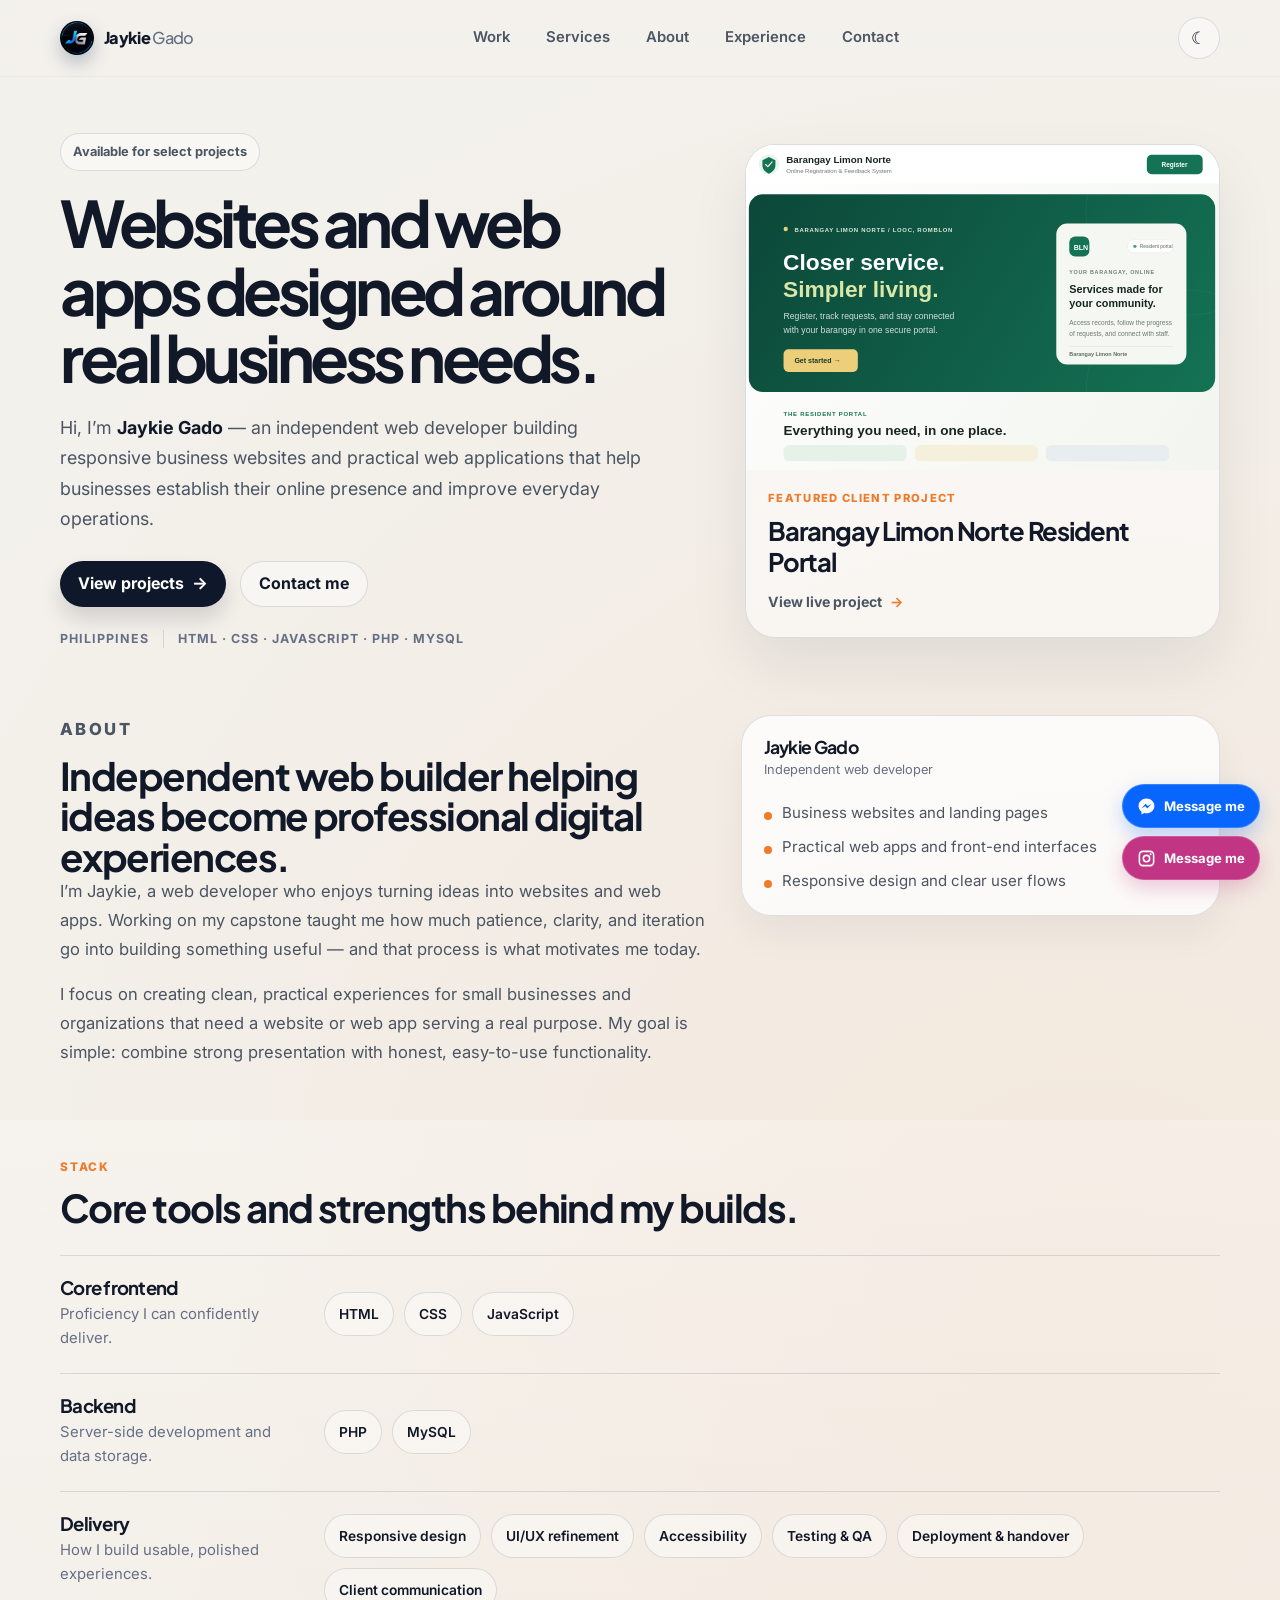
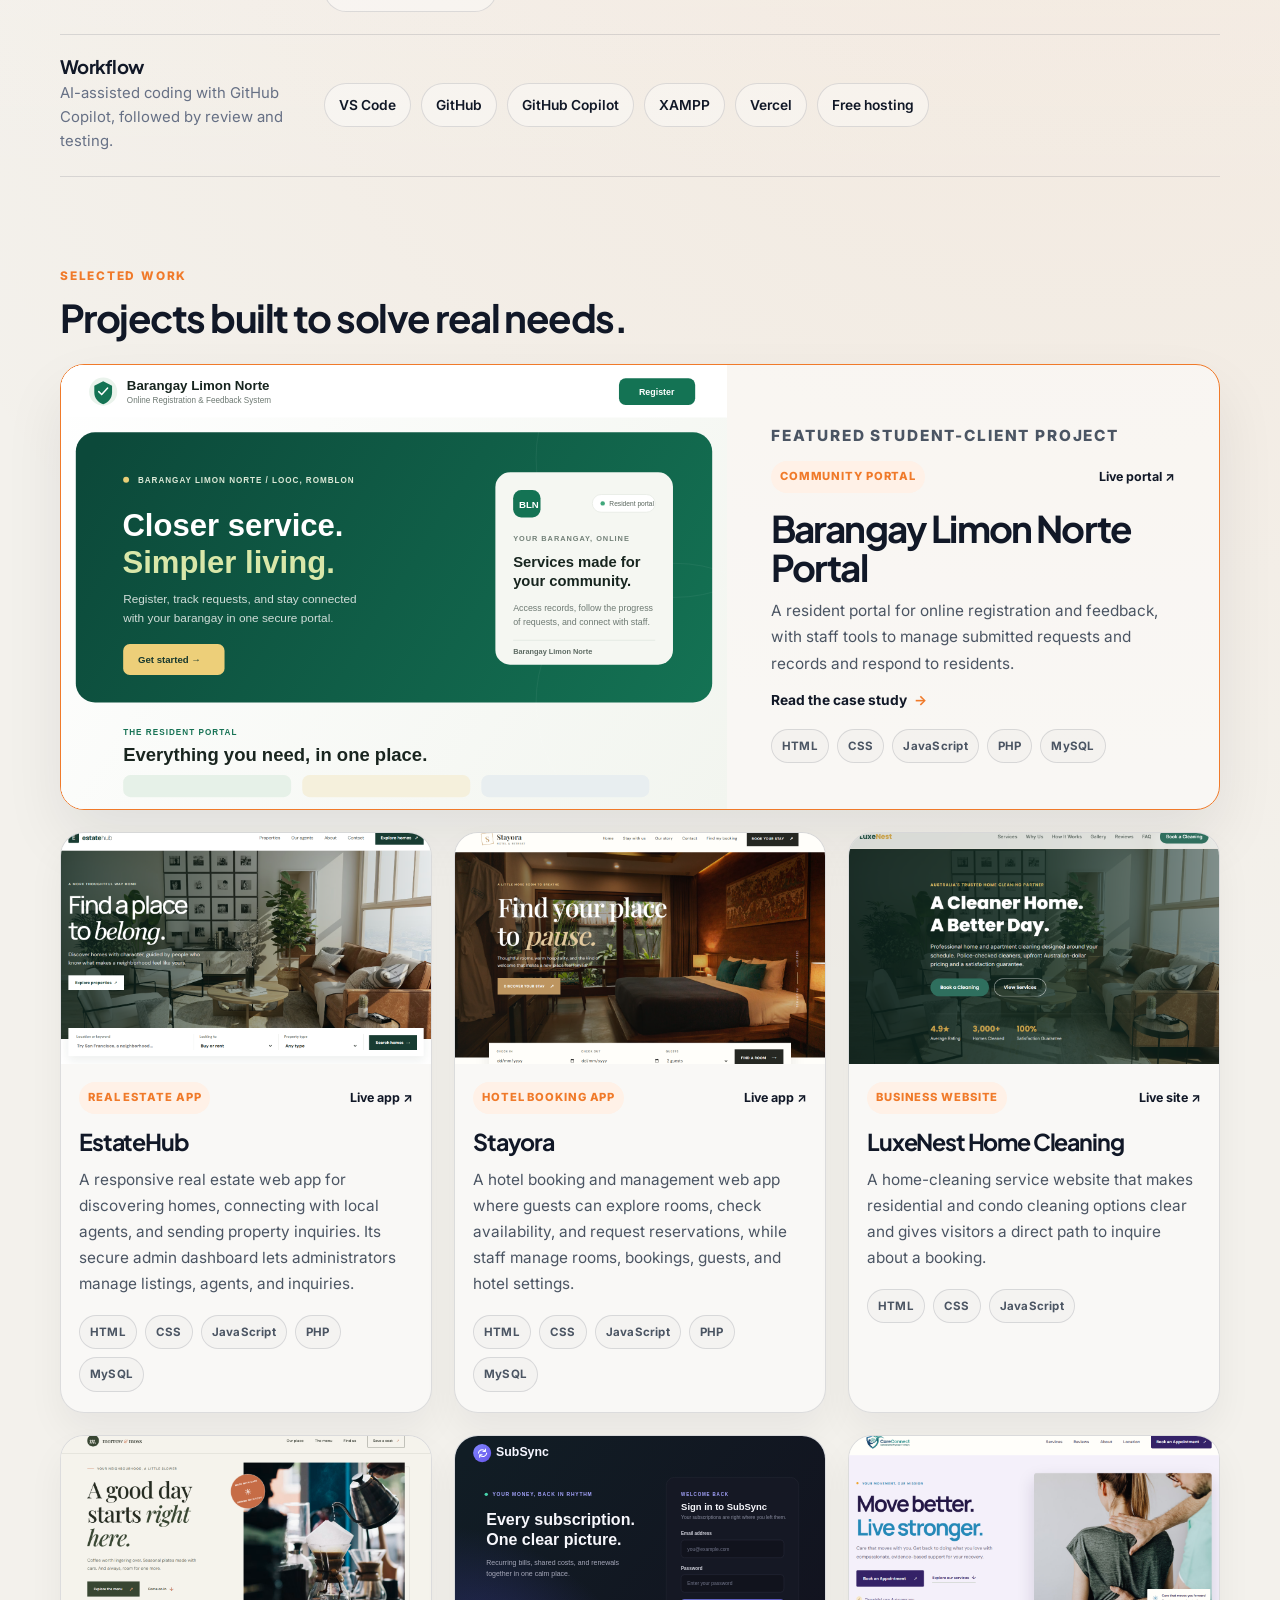
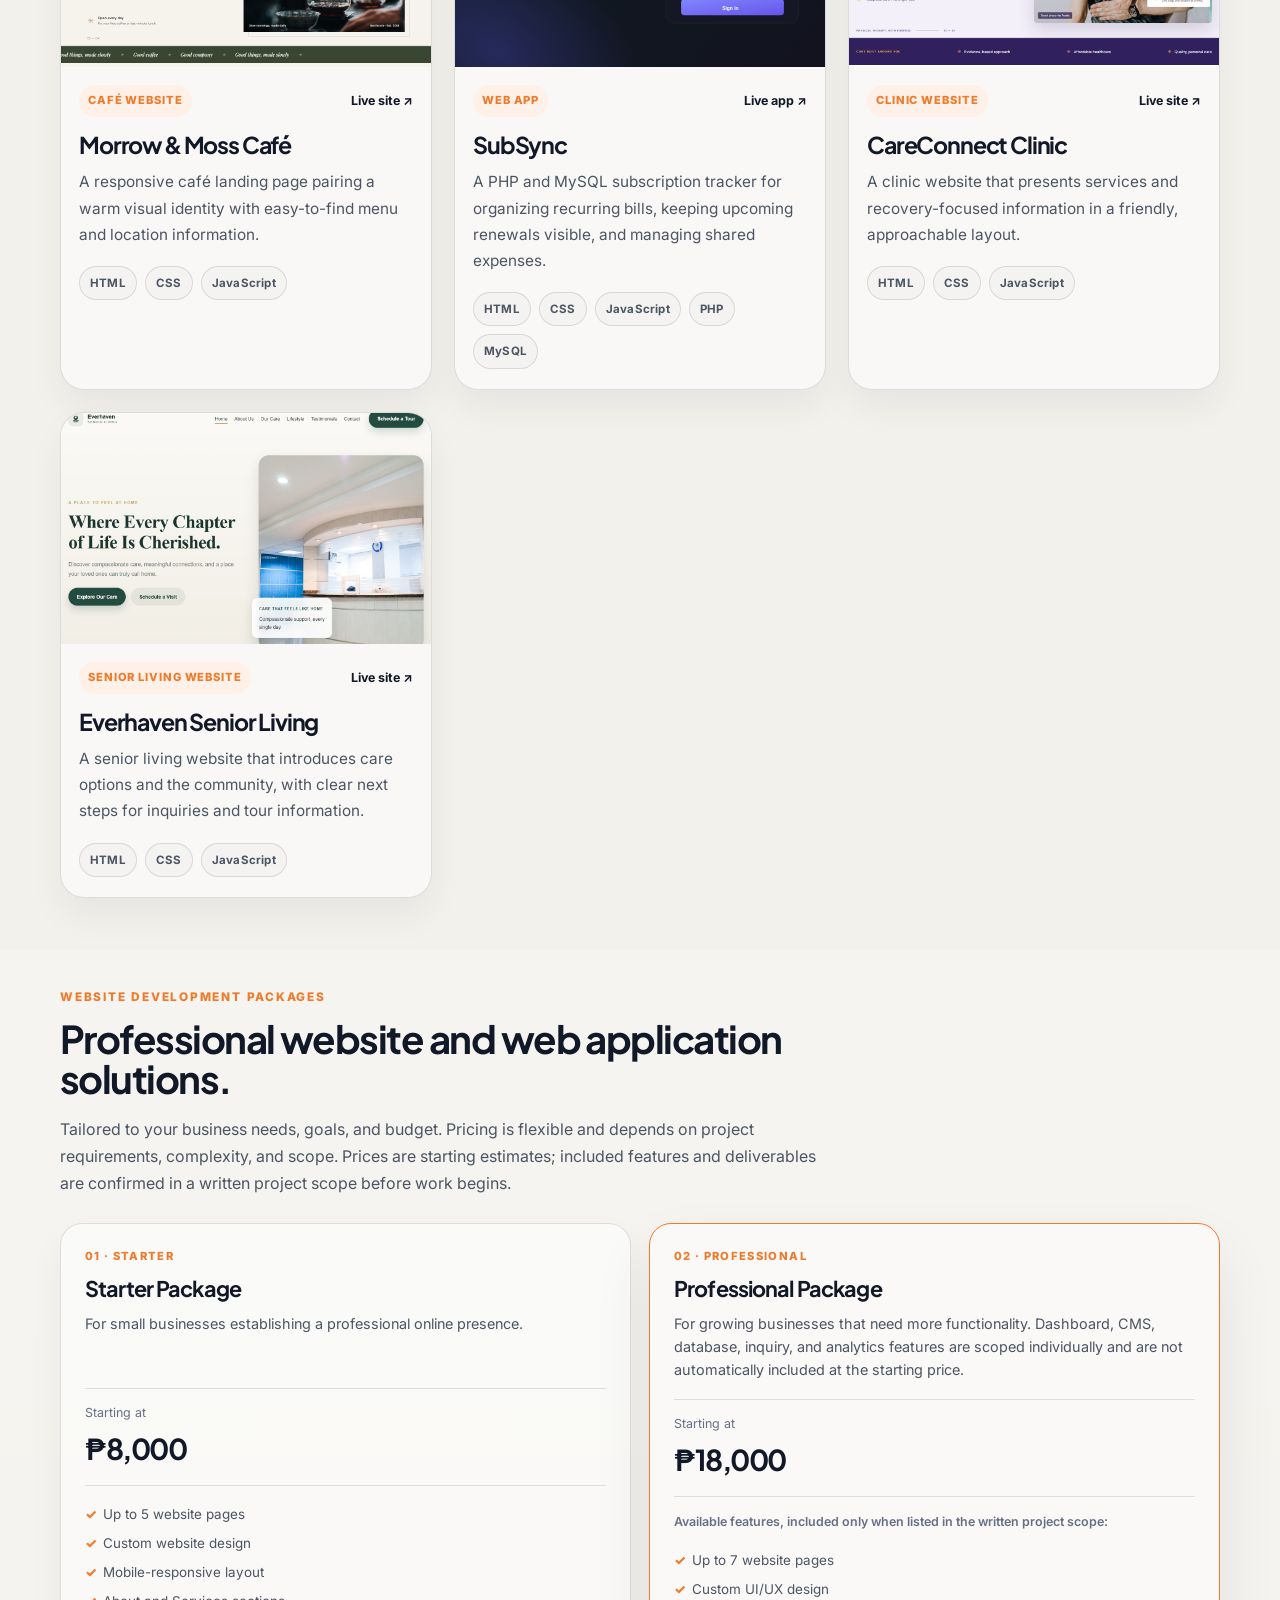
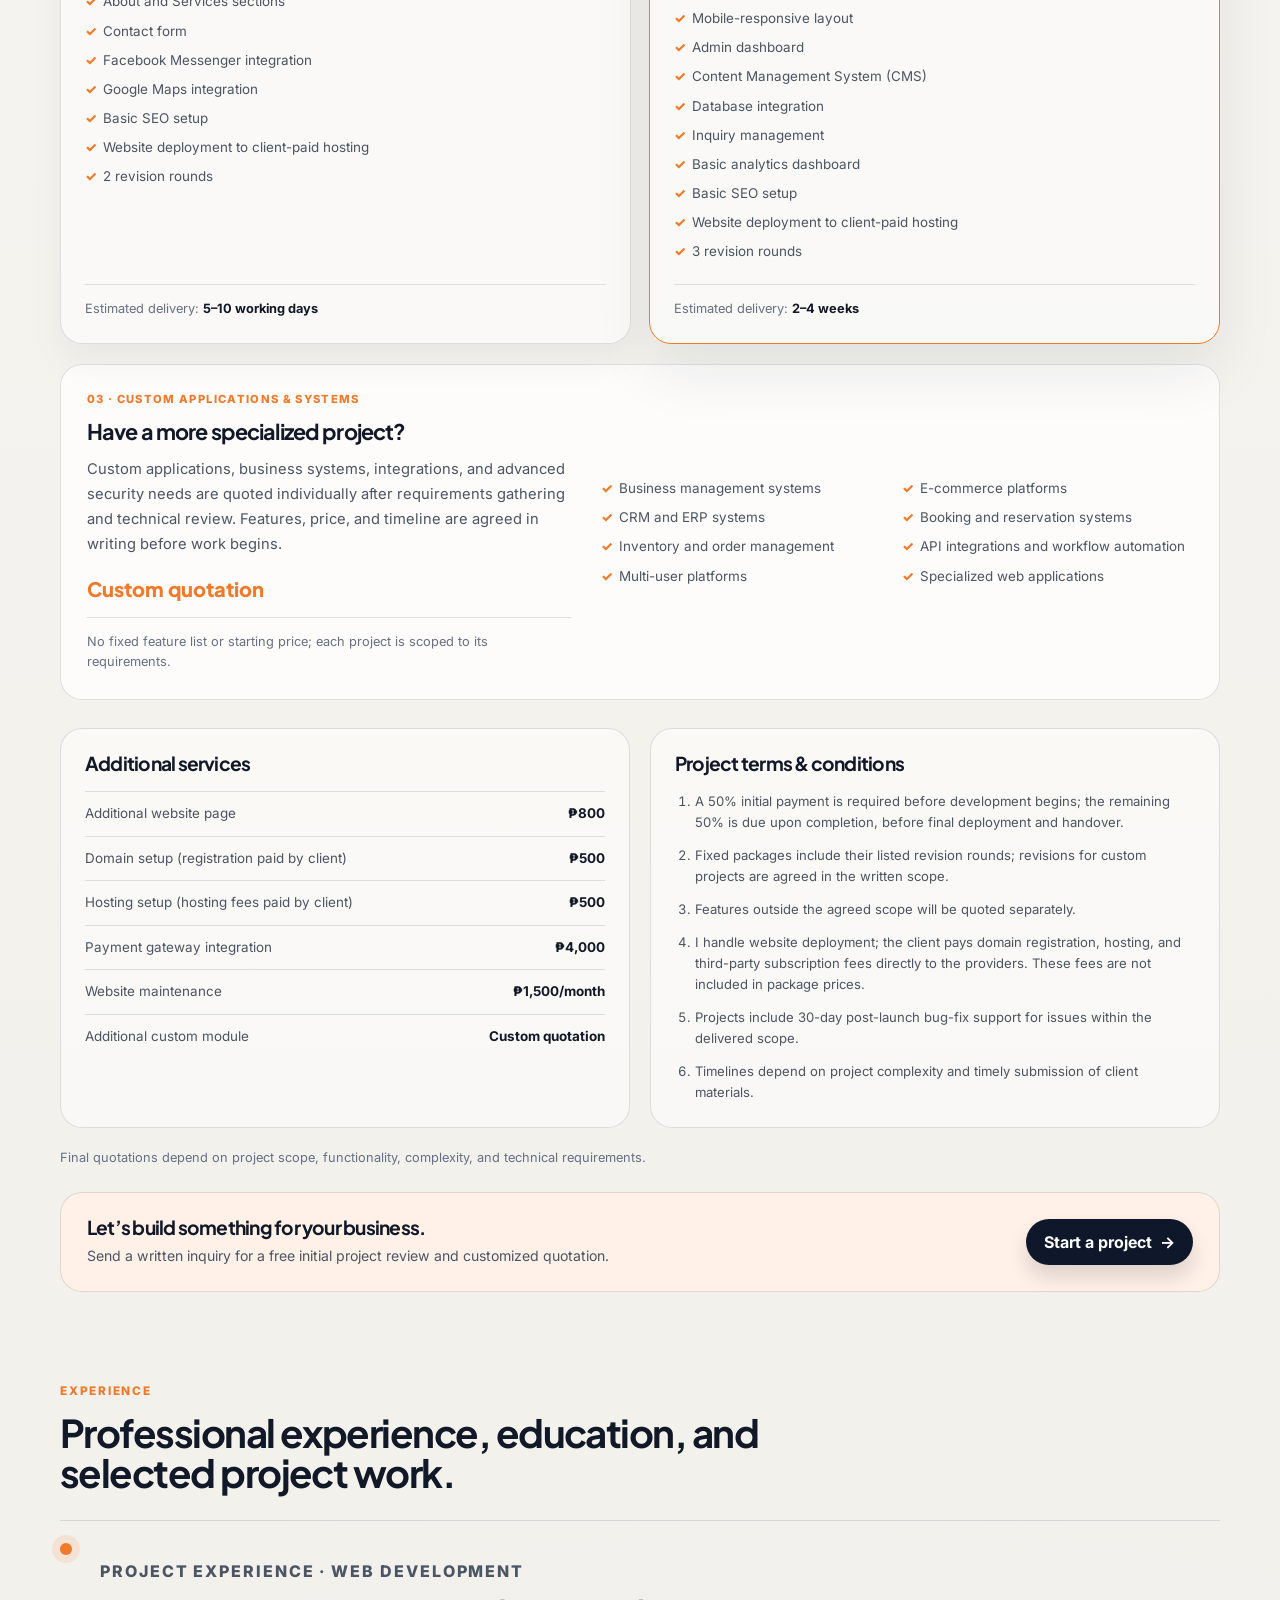
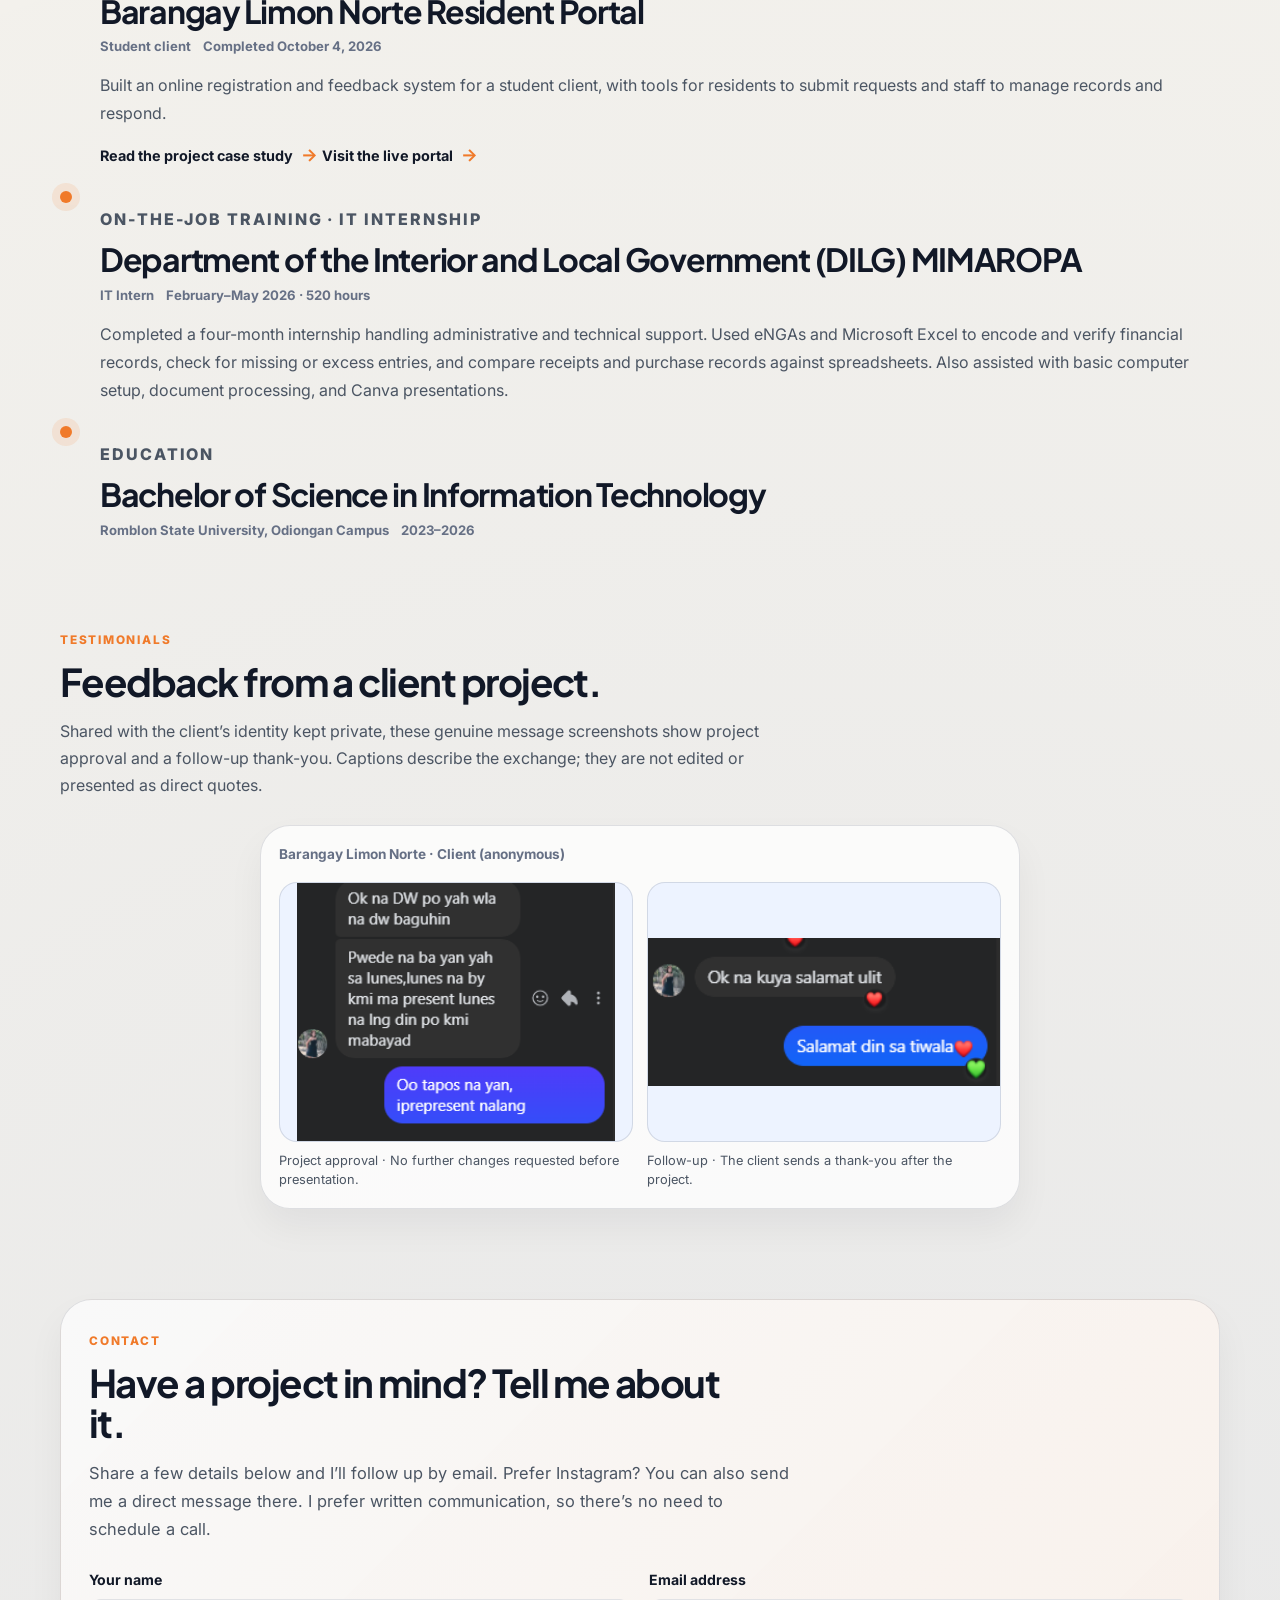
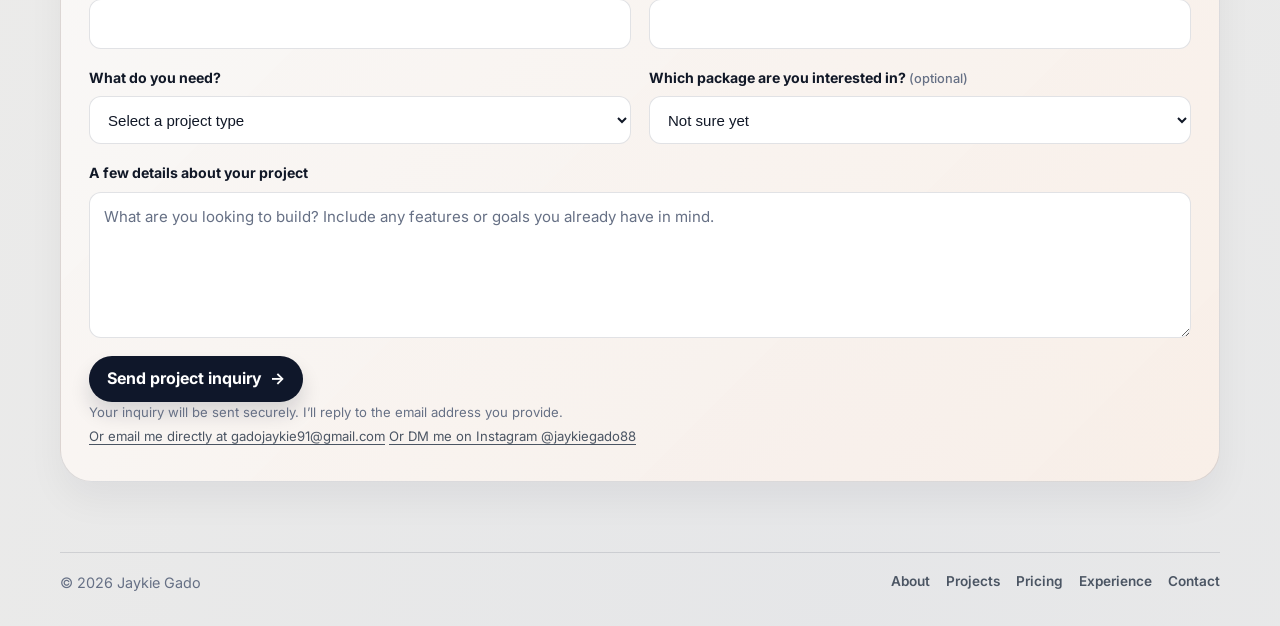
<file: index.html>
﻿<!doctype html>
<html lang="en">
  <head>
    <meta charset="utf-8">
    <meta name="viewport" content="width=device-width, initial-scale=1.0">
    <meta name="theme-color" content="#f3f1ec">
    <meta name="description" content="Jaykie Gado is an independent web developer building responsive business websites and practical web applications.">
    <title>Jaykie Gado | Independent Web Developer</title>
    <link rel="canonical" href="https://jaykiegado.vercel.app/">
    <meta property="og:type" content="website">
    <meta property="og:url" content="https://jaykiegado.vercel.app/">
    <meta property="og:title" content="Jaykie Gado | Independent Web Developer">
    <meta property="og:description" content="Jaykie Gado is an independent web developer building responsive business websites and practical web applications.">
    <meta property="og:image" content="https://jaykiegado.vercel.app/og-image-jg.png">
    <meta property="og:image:width" content="1200">
    <meta property="og:image:height" content="630">
    <meta property="og:image:alt" content="Jaykie Gado portfolio logo with blue and silver JG initials and code-inspired details">
    <meta name="twitter:card" content="summary_large_image">
    <meta name="twitter:title" content="Jaykie Gado | Independent Web Developer">
    <meta name="twitter:description" content="Jaykie Gado is an independent web developer building responsive business websites and practical web applications.">
    <meta name="twitter:image" content="https://jaykiegado.vercel.app/og-image-jg.png">
    <link rel="icon" type="image/png" href="logo.png">
    <link rel="preconnect" href="https://fonts.googleapis.com">
    <link rel="preconnect" href="https://fonts.gstatic.com" crossorigin>
    <link href="https://fonts.googleapis.com/css2?family=Plus+Jakarta+Sans:wght@400;500;600;700;800&family=Inter:wght@400;500;600;700&display=swap" rel="stylesheet">
    <link rel="stylesheet" href="styles.css">
    <script src="script.js" defer></script>
  </head>
  <body>
    <a class="skip-link" href="#main">Skip to main content</a>

    <header class="site-header" id="siteHeader">
      <nav class="nav container" aria-label="Main navigation">
        <div class="nav-brand-group">
          <a class="nav-brand" href="#top" aria-label="Jaykie Gado home">
            <img class="nav-mark" src="logo.png" alt="">
            <span class="nav-name">Jaykie <em>Gado</em></span>
          </a>
        </div>

        <ul class="nav-links" id="navLinks">
          <li><a href="#projects" class="nav-link">Work</a></li>
          <li><a href="#pricing" class="nav-link">Services</a></li>
          <li><a href="#about" class="nav-link">About</a></li>
          <li><a href="#experience" class="nav-link">Experience</a></li>
          <li><a href="#contact" class="nav-link">Contact</a></li>
        </ul>

        <div class="nav-actions">
          <button class="theme-toggle" type="button" aria-label="Switch to dark theme" title="Toggle color theme">
            <span aria-hidden="true">☾</span>
          </button>
        </div>

        <button class="nav-toggle" type="button" aria-label="Toggle navigation" aria-expanded="false">
          <span></span>
          <span></span>
        </button>
      </nav>
    </header>

    <main id="main" class="page-shell">
      <section class="hero" id="top">
        <div class="container hero-inner">
          <div class="hero-copy">
            <span class="hero-badge">
              Available for select projects
            </span>
            <h1>Websites and web apps designed around real business needs.</h1>
            <p class="hero-sub">
              Hi, I’m <strong>Jaykie Gado</strong> — an independent web developer building responsive business websites and practical web applications that help businesses establish their online presence and improve everyday operations.
            </p>
            <div class="hero-cta">
              <a class="btn btn-dark" href="#projects">View projects <span class="btn-arrow" aria-hidden="true">→</span></a>
              <a class="btn btn-ghost" href="#contact">Contact me</a>
            </div>
            <div class="hero-foot">
              <span class="hero-note">Philippines</span>
              <span class="hero-divider" aria-hidden="true"></span>
              <span class="hero-note">HTML · CSS · JavaScript · PHP · MySQL</span>
            </div>
          </div>

          <article class="featured-project">
            <a class="featured-project-link" href="https://limonnorteportal.infy.click/" target="_blank" rel="noopener noreferrer" aria-label="View the Barangay Limon Norte Resident Portal">
              <img src="limon-norte-portal-thumbnail.svg" alt="Preview of the Barangay Limon Norte Resident Portal" fetchpriority="high">
              <div class="featured-project-body">
                <p class="featured-project-kicker">Featured client project</p>
                <h2>Barangay Limon Norte Resident Portal</h2>
                <span class="featured-project-cta">View live project <span aria-hidden="true">→</span></span>
              </div>
            </a>
          </article>
        </div>
      </section>

      <section class="section about" id="about">
        <div class="container about-grid">
          <div class="about-copy">
            <p class="eyebrow">About</p>
            <h2>Independent web builder helping ideas become professional digital experiences.</h2>
            <p>
              I’m Jaykie, a web developer who enjoys turning ideas into websites and web apps. Working on my capstone taught me how much patience, clarity, and iteration go into building something useful — and that process is what motivates me today.
            </p>
            <p>
              I focus on creating clean, practical experiences for small businesses and organizations that need a website or web app serving a real purpose. My goal is simple: combine strong presentation with honest, easy-to-use functionality.
            </p>
          </div>

          <aside class="about-side">
            <div class="about-card">
              <div class="about-card-head">
                <div>
                  <h3>Jaykie Gado</h3>
                  <p>Independent web developer</p>
                </div>
              </div>
              <ul class="about-points">
                <li>Business websites and landing pages</li>
                <li>Practical web apps and front-end interfaces</li>
                <li>Responsive design and clear user flows</li>
              </ul>
            </div>
          </aside>
        </div>
      </section>

      <section class="section stack" id="stack">
        <div class="container">
          <div class="section-head">
            <p class="eyebrow">Stack</p>
            <h2>Core tools and strengths behind my builds.</h2>
          </div>

          <div class="stack-ledger">
            <div class="stack-row">
              <div class="stack-cat">
                <h3>Core frontend</h3>
                <p>Proficiency I can confidently deliver.</p>
              </div>
              <div class="stack-chips" aria-label="Core frontend technologies">
                <span>HTML</span>
                <span>CSS</span>
                <span>JavaScript</span>
              </div>
            </div>

            <div class="stack-row">
              <div class="stack-cat">
                <h3>Backend</h3>
                <p>Server-side development and data storage.</p>
              </div>
              <div class="stack-chips" aria-label="Backend technologies">
                <span>PHP</span>
                <span>MySQL</span>
              </div>
            </div>

            <div class="stack-row">
              <div class="stack-cat">
                <h3>Delivery</h3>
                <p>How I build usable, polished experiences.</p>
              </div>
              <div class="stack-chips" aria-label="Delivery strengths">
                <span>Responsive design</span>
                <span>UI/UX refinement</span>
                <span>Accessibility</span>
                <span>Testing &amp; QA</span>
                <span>Deployment &amp; handover</span>
                <span>Client communication</span>
              </div>
            </div>

            <div class="stack-row">
              <div class="stack-cat">
                <h3>Workflow</h3>
                <p>AI-assisted coding with GitHub Copilot, followed by review and testing.</p>
              </div>
              <div class="stack-chips" aria-label="Workflow tools">
                <span>VS Code</span>
                <span>GitHub</span>
                <span>GitHub Copilot</span>
                <span>XAMPP</span>
                <span>Vercel</span>
                <span>Free hosting</span>
              </div>
            </div>
          </div>
        </div>
      </section>

      <section class="section projects" id="projects">
        <div class="container">
          <div class="section-head">
            <p class="eyebrow">Selected work</p>
            <h2>Projects built to solve real needs.</h2>
          </div>

          <div class="project-grid">
            <article class="project-card project-card-featured">
              <div class="project-media">
                <img src="limon-norte-portal-thumbnail.svg" alt="Barangay Limon Norte resident portal preview" loading="lazy">
              </div>
              <div class="project-body">
                <p class="project-featured-label">Featured student-client project</p>
                <div class="project-topline">
                  <span class="project-tag">Community portal</span>
                  <a href="https://limonnorteportal.infy.click/" target="_blank" rel="noopener noreferrer">Live portal ↗</a>
                </div>
                <h3>Barangay Limon Norte Portal</h3>
                <p>A resident portal for online registration and feedback, with staff tools to manage submitted requests and records and respond to residents.</p>
                <a class="project-case-study" href="limon-norte-case-study.html">Read the case study <span aria-hidden="true">→</span></a>
                <ul class="project-tags">
                  <li>HTML</li>
                  <li>CSS</li>
                  <li>JavaScript</li>
                  <li>PHP</li>
                  <li>MySQL</li>
                </ul>
              </div>
            </article>

            <article class="project-card">
              <div class="project-media">
                <img src="estatehub-thumbnail.png" alt="Screenshot of EstateHub's homepage with a property search form" loading="lazy">
              </div>
              <div class="project-body">
                <div class="project-topline">
                  <span class="project-tag">Real estate app</span>
                  <a href="https://estatehub.infinityfree.io/" target="_blank" rel="noopener noreferrer">Live app ↗</a>
                </div>
                <h3>EstateHub</h3>
                <p>A responsive real estate web app for discovering homes, connecting with local agents, and sending property inquiries. Its secure admin dashboard lets administrators manage listings, agents, and inquiries.</p>
                <ul class="project-tags">
                  <li>HTML</li>
                  <li>CSS</li>
                  <li>JavaScript</li>
                  <li>PHP</li>
                  <li>MySQL</li>
                </ul>
              </div>
            </article>

            <article class="project-card">
              <div class="project-media">
                <img src="stayora-thumbnail.png" alt="Screenshot of Stayora's hotel homepage with a room booking form" loading="lazy">
              </div>
              <div class="project-body">
                <div class="project-topline">
                  <span class="project-tag">Hotel booking app</span>
                  <a href="https://stayora.infinityfree.io/" target="_blank" rel="noopener noreferrer">Live app ↗</a>
                </div>
                <h3>Stayora</h3>
                <p>A hotel booking and management web app where guests can explore rooms, check availability, and request reservations, while staff manage rooms, bookings, guests, and hotel settings.</p>
                <ul class="project-tags">
                  <li>HTML</li>
                  <li>CSS</li>
                  <li>JavaScript</li>
                  <li>PHP</li>
                  <li>MySQL</li>
                </ul>
              </div>
            </article>

            <article class="project-card">
              <div class="project-media">
                <img src="luxe-nest-thumbnail.png" alt="Screenshot of the LuxeNest Home Cleaning homepage" loading="lazy">
              </div>
              <div class="project-body">
                <div class="project-topline">
                  <span class="project-tag">Business website</span>
                  <a href="https://luxe-nest-home-cleaning.vercel.app/" target="_blank" rel="noopener noreferrer">Live site ↗</a>
                </div>
                <h3>LuxeNest Home Cleaning</h3>
                <p>A home-cleaning service website that makes residential and condo cleaning options clear and gives visitors a direct path to inquire about a booking.</p>
                <ul class="project-tags">
                  <li>HTML</li>
                  <li>CSS</li>
                  <li>JavaScript</li>
                </ul>
              </div>
            </article>

            <article class="project-card">
              <div class="project-media">
                <img src="morrow-moss-thumbnail.png" alt="Screenshot of the Morrow & Moss Café homepage" loading="lazy">
              </div>
              <div class="project-body">
                <div class="project-topline">
                  <span class="project-tag">Café website</span>
                  <a href="https://cafe-website-nu-two.vercel.app/" target="_blank" rel="noopener noreferrer">Live site ↗</a>
                </div>
                <h3>Morrow &amp; Moss Café</h3>
                <p>A responsive café landing page pairing a warm visual identity with easy-to-find menu and location information.</p>
                <ul class="project-tags">
                  <li>HTML</li>
                  <li>CSS</li>
                  <li>JavaScript</li>
                </ul>
              </div>
            </article>

            <article class="project-card">
              <div class="project-media">
                <img src="subsync-thumbnail.svg" alt="SubSync app preview" loading="lazy">
              </div>
              <div class="project-body">
                <div class="project-topline">
                  <span class="project-tag">Web app</span>
                  <a href="https://subsync.freehosting.dev/" target="_blank" rel="noopener noreferrer">Live app ↗</a>
                </div>
                <h3>SubSync</h3>
                <p>A PHP and MySQL subscription tracker for organizing recurring bills, keeping upcoming renewals visible, and managing shared expenses.</p>
                <ul class="project-tags">
                  <li>HTML</li>
                  <li>CSS</li>
                  <li>JavaScript</li>
                  <li>PHP</li>
                  <li>MySQL</li>
                </ul>
              </div>
            </article>

            <article class="project-card">
              <div class="project-media">
                <img src="careconnect-thumbnail.png" alt="Screenshot of CareConnect Clinic's homepage with a physical therapy booking link" loading="lazy">
              </div>
              <div class="project-body">
                <div class="project-topline">
                  <span class="project-tag">Clinic website</span>
                  <a href="https://careconnect.freehosting.dev/" target="_blank" rel="noopener noreferrer">Live site ↗</a>
                </div>
                <h3>CareConnect Clinic</h3>
                <p>A clinic website that presents services and recovery-focused information in a friendly, approachable layout.</p>
                <ul class="project-tags">
                  <li>HTML</li>
                  <li>CSS</li>
                  <li>JavaScript</li>
                </ul>
              </div>
            </article>

            <article class="project-card">
              <div class="project-media">
                <img src="everhaven-thumbnail.png" alt="Screenshot of Everhaven Senior Living's homepage with a tour scheduling link" loading="lazy">
              </div>
              <div class="project-body">
                <div class="project-topline">
                  <span class="project-tag">Senior living website</span>
                  <a href="https://everhaven-virid.vercel.app/" target="_blank" rel="noopener noreferrer">Live site ↗</a>
                </div>
                <h3>Everhaven Senior Living</h3>
                <p>A senior living website that introduces care options and the community, with clear next steps for inquiries and tour information.</p>
                <ul class="project-tags">
                  <li>HTML</li>
                  <li>CSS</li>
                  <li>JavaScript</li>
                </ul>
              </div>
            </article>
          </div>
        </div>
      </section>

      <section class="section pricing" id="pricing">
        <div class="container">
          <div class="section-head">
            <p class="eyebrow">Website Development Packages</p>
            <h2>Professional website and web application solutions.</h2>
            <p class="pricing-intro">Tailored to your business needs, goals, and budget. Pricing is flexible and depends on project requirements, complexity, and scope. Prices are starting estimates; included features and deliverables are confirmed in a written project scope before work begins.</p>
          </div>

          <div class="package-grid">
            <article class="package-card">
              <p class="package-number">01 · Starter</p>
              <h3>Starter Package</h3>
              <p class="package-audience">For small businesses establishing a professional online presence.</p>
              <p class="package-price"><span>Starting at</span><strong>₱8,000</strong></p>
              <ul class="package-features">
                <li>Up to 5 website pages</li>
                <li>Custom website design</li>
                <li>Mobile-responsive layout</li>
                <li>About and Services sections</li>
                <li>Contact form</li>
                <li>Facebook Messenger integration</li>
                <li>Google Maps integration</li>
                <li>Basic SEO setup</li>
                <li>Website deployment to client-paid hosting</li>
                <li>2 revision rounds</li>
              </ul>
              <p class="package-delivery">Estimated delivery: <strong>5–10 working days</strong></p>
            </article>

            <article class="package-card package-card-featured">
              <p class="package-number">02 · Professional</p>
              <h3>Professional Package</h3>
              <p class="package-audience">For growing businesses that need more functionality. Dashboard, CMS, database, inquiry, and analytics features are scoped individually and are not automatically included at the starting price.</p>
              <p class="package-price"><span>Starting at</span><strong>₱18,000</strong></p>
              <p class="package-scope-note">Available features, included only when listed in the written project scope:</p>
              <ul class="package-features">
                <li>Up to 7 website pages</li>
                <li>Custom UI/UX design</li>
                <li>Mobile-responsive layout</li>
                <li>Admin dashboard</li>
                <li>Content Management System (CMS)</li>
                <li>Database integration</li>
                <li>Inquiry management</li>
                <li>Basic analytics dashboard</li>
                <li>Basic SEO setup</li>
                <li>Website deployment to client-paid hosting</li>
                <li>3 revision rounds</li>
              </ul>
              <p class="package-delivery">Estimated delivery: <strong>2–4 weeks</strong></p>
            </article>
          </div>

          <article class="custom-solutions">
            <div class="custom-solutions-copy">
              <p class="package-number">03 · Custom applications &amp; systems</p>
              <h3>Have a more specialized project?</h3>
              <p>Custom applications, business systems, integrations, and advanced security needs are quoted individually after requirements gathering and technical review. Features, price, and timeline are agreed in writing before work begins.</p>
              <p class="custom-quotation">Custom quotation</p>
              <p class="package-delivery">No fixed feature list or starting price; each project is scoped to its requirements.</p>
            </div>
            <ul class="custom-solution-list">
              <li>Business management systems</li>
              <li>E-commerce platforms</li>
              <li>CRM and ERP systems</li>
              <li>Booking and reservation systems</li>
              <li>Inventory and order management</li>
              <li>API integrations and workflow automation</li>
              <li>Multi-user platforms</li>
              <li>Specialized web applications</li>
            </ul>
          </article>

          <div class="pricing-extras">
            <section class="pricing-extra">
              <h3>Additional services</h3>
              <dl class="service-list">
                <div><dt>Additional website page</dt><dd>₱800</dd></div>
                <div><dt>Domain setup (registration paid by client)</dt><dd>₱500</dd></div>
                <div><dt>Hosting setup (hosting fees paid by client)</dt><dd>₱500</dd></div>
                <div><dt>Payment gateway integration</dt><dd>₱4,000</dd></div>
                <div><dt>Website maintenance</dt><dd>₱1,500/month</dd></div>
                <div><dt>Additional custom module</dt><dd>Custom quotation</dd></div>
              </dl>
            </section>

            <section class="pricing-extra pricing-terms">
              <h3>Project terms &amp; conditions</h3>
              <ol>
                <li>A 50% initial payment is required before development begins; the remaining 50% is due upon completion, before final deployment and handover.</li>
                <li>Fixed packages include their listed revision rounds; revisions for custom projects are agreed in the written scope.</li>
                <li>Features outside the agreed scope will be quoted separately.</li>
                <li>I handle website deployment; the client pays domain registration, hosting, and third-party subscription fees directly to the providers. These fees are not included in package prices.</li>
                <li>Projects include 30-day post-launch bug-fix support for issues within the delivered scope.</li>
                <li>Timelines depend on project complexity and timely submission of client materials.</li>
              </ol>
            </section>
          </div>

          <p class="pricing-note">Final quotations depend on project scope, functionality, complexity, and technical requirements.</p>
          <div class="pricing-cta">
            <div>
              <h3>Let’s build something for your business.</h3>
              <p>Send a written inquiry for a free initial project review and customized quotation.</p>
            </div>
            <a class="btn btn-dark" href="#contact">Start a project <span aria-hidden="true">→</span></a>
          </div>
        </div>
      </section>

      <section class="section experience" id="experience">
        <div class="container">
          <div class="section-head">
            <p class="eyebrow">Experience</p>
            <h2>Professional experience, education, and selected project work.</h2>
          </div>

          <div class="timeline-box">
            <article class="timeline-item">
              <div class="timeline-marker" aria-hidden="true"></div>
              <div class="timeline-content">
                <p class="timeline-kicker">Project experience · web development</p>
                <h3>Barangay Limon Norte Resident Portal</h3>
                <div class="timeline-meta">
                  <span>Student client</span>
                  <span>Completed October 4, 2026</span>
                </div>
                <p>
                  Built an online registration and feedback system for a student client, with tools for residents to submit requests and staff to manage records and respond.
                </p>
                <a class="link-arrow" href="limon-norte-case-study.html">Read the project case study <span aria-hidden="true">→</span></a>
                <a class="link-arrow" href="https://limonnorteportal.infy.click/" target="_blank" rel="noopener noreferrer">Visit the live portal <span aria-hidden="true">→</span></a>
              </div>
            </article>
            <article class="timeline-item">
              <div class="timeline-marker" aria-hidden="true"></div>
              <div class="timeline-content">
                <p class="timeline-kicker">On-the-job training · IT internship</p>
                <h3>Department of the Interior and Local Government (DILG) MIMAROPA</h3>
                <div class="timeline-meta">
                  <span>IT Intern</span>
                  <span>February–May 2026 · 520 hours</span>
                </div>
                <p>
                  Completed a four-month internship handling administrative and technical support. Used eNGAs and Microsoft Excel to encode and verify financial records, check for missing or excess entries, and compare receipts and purchase records against spreadsheets. Also assisted with basic computer setup, document processing, and Canva presentations.
                </p>
              </div>
            </article>
            <article class="timeline-item">
              <div class="timeline-marker" aria-hidden="true"></div>
              <div class="timeline-content">
                <p class="timeline-kicker">Education</p>
                <h3>Bachelor of Science in Information Technology</h3>
                <div class="timeline-meta">
                  <span>Romblon State University, Odiongan Campus</span>
                  <span>2023–2026</span>
                </div>
              </div>
            </article>
          </div>
        </div>
      </section>

      <section class="section testimonials" id="testimonials">
        <div class="container">
          <div class="section-head">
            <p class="eyebrow">Testimonials</p>
            <h2>Feedback from a client project.</h2>
            <p class="pricing-intro">Shared with the client’s identity kept private, these genuine message screenshots show project approval and a follow-up thank-you. Captions describe the exchange; they are not edited or presented as direct quotes.</p>
          </div>
          <div class="testimonial-slider" data-testimonial-slider>
            <div class="testimonial-track">
              <article class="testimonial-card testimonial-slide">
                <p class="testimonial-label">Barangay Limon Norte · Client (anonymous)</p>
                <div class="testimonial-evidence">
                  <figure>
                    <img src="student-client-approval.png" alt="Chat screenshot in which the client says no more changes are needed and mentions presenting the project" loading="lazy">
                    <figcaption>Project approval · No further changes requested before presentation.</figcaption>
                  </figure>
                  <figure>
                    <img src="student-client-thanks.png" alt="Chat screenshot showing the client thanking the developer after the project" loading="lazy">
                    <figcaption>Follow-up · The client sends a thank-you after the project.</figcaption>
                  </figure>
                </div>
              </article>
            </div>
            <div class="testimonial-controls">
              <button class="testimonial-arrow" type="button" data-testimonial-prev aria-label="Show previous feedback card">
                <svg viewBox="0 0 24 24" aria-hidden="true"><path d="m15 18-6-6 6-6" /></svg>
              </button>
              <span class="testimonial-position" aria-live="polite" aria-atomic="true">1 / 1</span>
              <button class="testimonial-arrow" type="button" data-testimonial-next aria-label="Show next feedback card">
                <svg viewBox="0 0 24 24" aria-hidden="true"><path d="m9 18 6-6-6-6" /></svg>
              </button>
            </div>
          </div>
        </div>
      </section>

      <section class="section contact" id="contact">
        <div class="container">
          <div class="contact-band">
            <div class="contact-copy">
              <p class="eyebrow">Contact</p>
              <h2>Have a project in mind? Tell me about it.</h2>
            </div>
            <p class="contact-text">
              Share a few details below and I’ll follow up by email. Prefer Instagram? You can also send me a direct message there. I prefer written communication, so there’s no need to schedule a call.
            </p>
            <form class="inquiry-form" id="projectInquiry" action="https://formspree.io/f/xrppralg" method="POST">
              <input type="hidden" name="_subject" value="New portfolio project inquiry">
              <div class="form-field">
                <label for="inquiryName">Your name</label>
                <input id="inquiryName" name="name" type="text" autocomplete="name" required>
              </div>
              <div class="form-field">
                <label for="inquiryEmail">Email address</label>
                <input id="inquiryEmail" name="email" type="email" autocomplete="email" required>
              </div>
              <div class="form-field">
                <label for="inquiryProject">What do you need?</label>
                <select id="inquiryProject" name="projectType" required>
                  <option value="" selected disabled>Select a project type</option>
                  <option>Business website</option>
                  <option>Landing page</option>
                  <option>Web app</option>
                  <option>Other</option>
                </select>
              </div>
              <div class="form-field">
                <label for="inquiryPackage">Which package are you interested in? <span>(optional)</span></label>
                <select id="inquiryPackage" name="package">
                  <option value="" selected>Not sure yet</option>
                  <option value="Starter Package">Starter Package — starting at ₱8,000</option>
                  <option value="Professional Package">Professional Package — starting at ₱18,000</option>
                  <option value="Custom applications and systems">Custom applications &amp; systems — quotation after technical review</option>
                </select>
              </div>
              <div class="form-field form-field-wide">
                <label for="inquiryDetails">A few details about your project</label>
                <textarea id="inquiryDetails" name="details" rows="5" placeholder="What are you looking to build? Include any features or goals you already have in mind." required></textarea>
              </div>
              <div class="form-submit form-field-wide">
                <button class="btn btn-dark" type="submit">Send project inquiry <span aria-hidden="true">→</span></button>
                <p>Your inquiry will be sent securely. I’ll reply to the email address you provide.</p>
                <p class="form-status" role="status" aria-live="polite"></p>
                <a href="mailto:gadojaykie91@gmail.com">Or email me directly at gadojaykie91@gmail.com</a>
                <a href="https://www.instagram.com/jaykiegado88/" target="_blank" rel="noopener noreferrer">Or DM me on Instagram @jaykiegado88</a>
              </div>
            </form>
          </div>
        </div>
      </section>
    </main>

    <footer class="site-footer">
      <div class="container footer-inner">
        <p>© 2026 Jaykie Gado</p>
        <nav class="footer-nav" aria-label="Footer navigation">
          <a href="#about">About</a>
          <a href="#projects">Projects</a>
          <a href="#pricing">Pricing</a>
          <a href="#experience">Experience</a>
          <a href="#contact">Contact</a>
        </nav>
      </div>
    </footer>

    <div class="contact-widgets" aria-label="Message me">
      <a class="contact-widget messenger-widget" href="https://m.me/jaykiegado88" target="_blank" rel="noopener noreferrer" aria-label="Message Jaykie on Messenger (opens in a new tab)">
        <svg viewBox="0 0 24 24" aria-hidden="true" focusable="false">
          <path d="M12 2C6.48 2 2 6.16 2 11.29c0 2.92 1.43 5.53 3.67 7.24V22l3.35-1.84c.95.27 1.95.42 2.98.42 5.52 0 10-4.16 10-9.29S17.52 2 12 2Zm1 12.5-2.55-2.72-4.98 2.72 5.48-5.82 2.61 2.72 4.92-2.72L13 14.5Z"/>
        </svg>
        <span>Message me</span>
      </a>
      <a class="contact-widget instagram-widget" href="https://www.instagram.com/jaykiegado88/" target="_blank" rel="noopener noreferrer" aria-label="Message Jaykie on Instagram (opens in a new tab)">
        <svg viewBox="0 0 24 24" aria-hidden="true" focusable="false">
          <path d="M7.5 2h9A5.5 5.5 0 0 1 22 7.5v9a5.5 5.5 0 0 1-5.5 5.5h-9A5.5 5.5 0 0 1 2 16.5v-9A5.5 5.5 0 0 1 7.5 2Zm0 2A3.5 3.5 0 0 0 4 7.5v9A3.5 3.5 0 0 0 7.5 20h9a3.5 3.5 0 0 0 3.5-3.5v-9A3.5 3.5 0 0 0 16.5 4h-9ZM12 7a5 5 0 1 1 0 10 5 5 0 0 1 0-10Zm0 2a3 3 0 1 0 0 6 3 3 0 0 0 0-6Zm5.25-3.5a1.25 1.25 0 1 1 0 2.5 1.25 1.25 0 0 1 0-2.5Z"/>
        </svg>
        <span>Message me</span>
      </a>
    </div>
  </body>
</html>
</file>
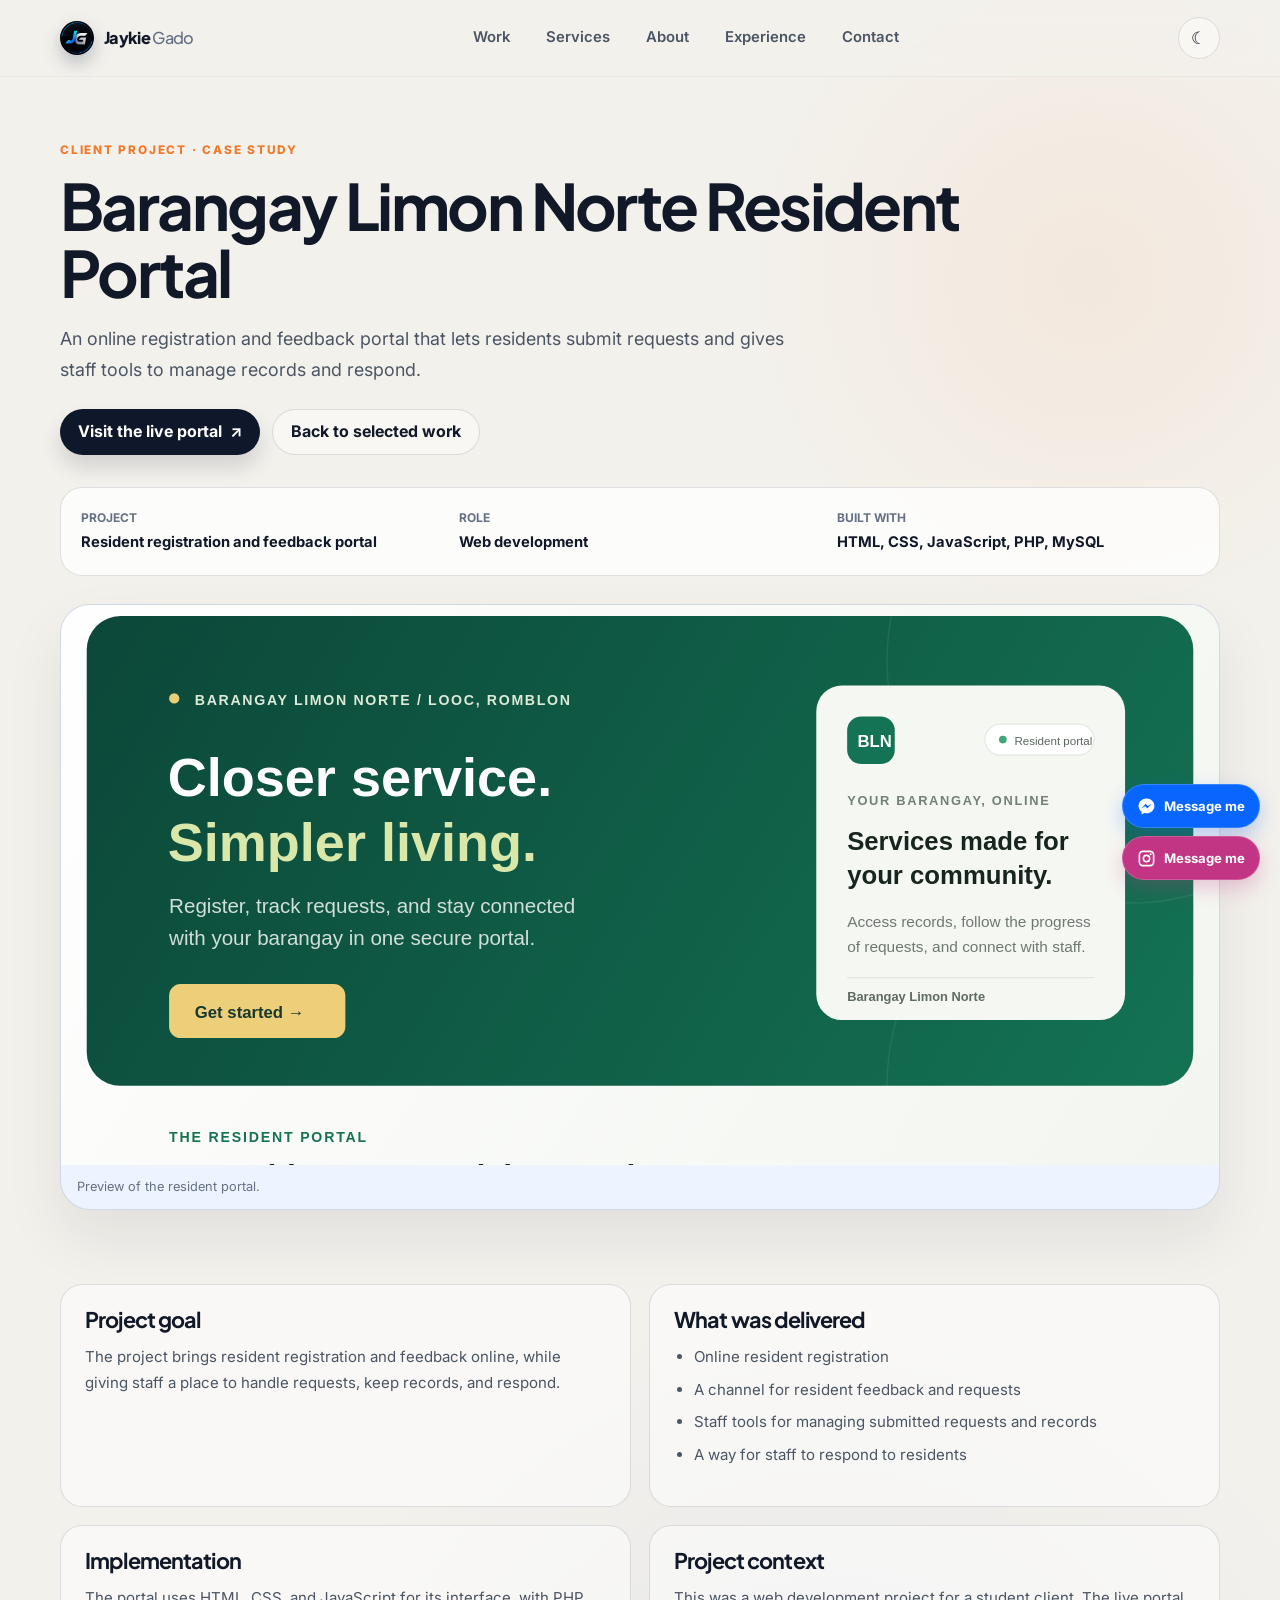
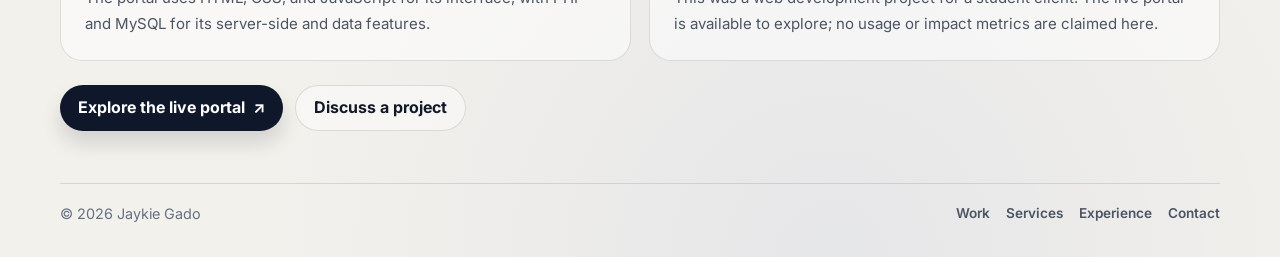
<file: limon-norte-case-study.html>
<!doctype html>
<html lang="en">
  <head>
    <meta charset="utf-8">
    <meta name="viewport" content="width=device-width, initial-scale=1.0">
    <meta name="theme-color" content="#f3f1ec">
    <meta name="description" content="Case study: a resident registration and feedback portal for Barangay Limon Norte, with tools for staff to manage requests and records.">
    <title>Barangay Limon Norte Portal | Jaykie Gado</title>
    <link rel="icon" type="image/png" href="logo.png">
    <link rel="preconnect" href="https://fonts.googleapis.com">
    <link rel="preconnect" href="https://fonts.gstatic.com" crossorigin>
    <link href="https://fonts.googleapis.com/css2?family=Plus+Jakarta+Sans:wght@400;500;600;700;800&family=Inter:wght@400;500;600;700&display=swap" rel="stylesheet">
    <link rel="stylesheet" href="styles.css">
    <script src="script.js" defer></script>
  </head>
  <body>
    <a class="skip-link" href="#main">Skip to main content</a>

    <header class="site-header" id="siteHeader">
      <nav class="nav container" aria-label="Main navigation">
        <div class="nav-brand-group">
          <a class="nav-brand" href="index.html#top" aria-label="Jaykie Gado home">
            <img class="nav-mark" src="logo.png" alt="">
            <span class="nav-name">Jaykie <em>Gado</em></span>
          </a>
        </div>
        <ul class="nav-links" id="navLinks">
          <li><a href="index.html#projects" class="nav-link">Work</a></li>
          <li><a href="index.html#pricing" class="nav-link">Services</a></li>
          <li><a href="index.html#about" class="nav-link">About</a></li>
          <li><a href="index.html#experience" class="nav-link">Experience</a></li>
          <li><a href="index.html#contact" class="nav-link">Contact</a></li>
        </ul>
        <div class="nav-actions">
          <button class="theme-toggle" type="button" aria-label="Switch to dark theme" title="Toggle color theme">
            <span aria-hidden="true">☾</span>
          </button>
        </div>
        <button class="nav-toggle" type="button" aria-label="Toggle navigation" aria-expanded="false">
          <span></span>
          <span></span>
        </button>
      </nav>
    </header>

    <main id="main" class="page-shell">
      <section class="case-study-hero">
        <div class="container">
          <p class="eyebrow">Client project · Case study</p>
          <h1>Barangay Limon Norte Resident Portal</h1>
          <p class="case-study-lede">
            An online registration and feedback portal that lets residents submit requests and gives staff tools to manage records and respond.
          </p>
          <div class="case-study-actions">
            <a class="btn btn-dark" href="https://limonnorteportal.infy.click/" target="_blank" rel="noopener noreferrer">Visit the live portal <span aria-hidden="true">↗</span></a>
            <a class="btn btn-ghost" href="index.html#projects">Back to selected work</a>
          </div>

          <dl class="case-study-facts">
            <div>
              <dt>Project</dt>
              <dd>Resident registration and feedback portal</dd>
            </div>
            <div>
              <dt>Role</dt>
              <dd>Web development</dd>
            </div>
            <div>
              <dt>Built with</dt>
              <dd>HTML, CSS, JavaScript, PHP, MySQL</dd>
            </div>
          </dl>

          <figure class="case-study-image">
            <img src="limon-norte-portal-thumbnail.svg" alt="Preview of the Barangay Limon Norte resident portal" fetchpriority="high">
            <figcaption>Preview of the resident portal.</figcaption>
          </figure>
        </div>
      </section>

      <section class="section">
        <div class="container">
          <div class="case-study-content">
            <article class="case-study-detail">
              <h2>Project goal</h2>
              <p>
                The project brings resident registration and feedback online, while giving staff a place to handle requests, keep records, and respond.
              </p>
            </article>
            <article class="case-study-detail">
              <h2>What was delivered</h2>
              <ul>
                <li>Online resident registration</li>
                <li>A channel for resident feedback and requests</li>
                <li>Staff tools for managing submitted requests and records</li>
                <li>A way for staff to respond to residents</li>
              </ul>
            </article>
            <article class="case-study-detail">
              <h2>Implementation</h2>
              <p>
                The portal uses HTML, CSS, and JavaScript for its interface, with PHP and MySQL for its server-side and data features.
              </p>
            </article>
            <article class="case-study-detail">
              <h2>Project context</h2>
              <p>
                This was a web development project for a student client. The live portal is available to explore; no usage or impact metrics are claimed here.
              </p>
            </article>
          </div>
          <div class="case-study-actions">
            <a class="btn btn-dark" href="https://limonnorteportal.infy.click/" target="_blank" rel="noopener noreferrer">Explore the live portal <span aria-hidden="true">↗</span></a>
            <a class="btn btn-ghost" href="index.html#contact">Discuss a project</a>
          </div>
        </div>
      </section>
    </main>

    <footer class="site-footer">
      <div class="container footer-inner">
        <p>© 2026 Jaykie Gado</p>
        <nav class="footer-nav" aria-label="Footer navigation">
          <a href="index.html#projects">Work</a>
          <a href="index.html#pricing">Services</a>
          <a href="index.html#experience">Experience</a>
          <a href="index.html#contact">Contact</a>
        </nav>
      </div>
    </footer>

    <div class="contact-widgets" aria-label="Message me">
      <a class="contact-widget messenger-widget" href="https://m.me/jaykiegado88" target="_blank" rel="noopener noreferrer" aria-label="Message Jaykie on Messenger (opens in a new tab)">
        <svg viewBox="0 0 24 24" aria-hidden="true" focusable="false">
          <path d="M12 2C6.48 2 2 6.16 2 11.29c0 2.92 1.43 5.53 3.67 7.24V22l3.35-1.84c.95.27 1.95.42 2.98.42 5.52 0 10-4.16 10-9.29S17.52 2 12 2Zm1 12.5-2.55-2.72-4.98 2.72 5.48-5.82 2.61 2.72 4.92-2.72L13 14.5Z"/>
        </svg>
        <span>Message me</span>
      </a>
      <a class="contact-widget instagram-widget" href="https://www.instagram.com/jaykiegado88/" target="_blank" rel="noopener noreferrer" aria-label="Message Jaykie on Instagram (opens in a new tab)">
        <svg viewBox="0 0 24 24" aria-hidden="true" focusable="false">
          <path d="M7.5 2h9A5.5 5.5 0 0 1 22 7.5v9a5.5 5.5 0 0 1-5.5 5.5h-9A5.5 5.5 0 0 1 2 16.5v-9A5.5 5.5 0 0 1 7.5 2Zm0 2A3.5 3.5 0 0 0 4 7.5v9A3.5 3.5 0 0 0 7.5 20h9a3.5 3.5 0 0 0 3.5-3.5v-9A3.5 3.5 0 0 0 16.5 4h-9ZM12 7a5 5 0 1 1 0 10 5 5 0 0 1 0-10Zm0 2a3 3 0 1 0 0 6 3 3 0 0 0 0-6Zm5.25-3.5a1.25 1.25 0 1 1 0 2.5 1.25 1.25 0 0 1 0-2.5Z"/>
        </svg>
        <span>Message me</span>
      </a>
    </div>
  </body>
</html>
</file>
<file: styles.css>
﻿:root {
  color-scheme: light;
  --bg: #f3f1ec;
  --bg-soft: #fbfaf7;
  --surface: rgba(255, 255, 255, 0.76);
  --surface-strong: #ffffff;
  --surface-raised: rgba(255, 255, 255, 0.5);
  --surface-soft: rgba(255, 255, 255, 0.42);
  --surface-chip: rgba(255, 255, 255, 0.38);
  --surface-hover: rgba(17, 24, 39, 0.04);
  --surface-tag: rgba(17, 24, 39, 0.02);
  --header-bg: rgba(243, 241, 236, 0.76);
  --header-border: rgba(17, 24, 39, 0.04);
  --header-shadow: 0 12px 24px rgba(15, 23, 42, 0.06);
  --section-wash: linear-gradient(180deg, rgba(255, 255, 255, 0.24), rgba(255, 255, 255, 0));
  --ink: #111827;
  --ink-soft: #4b5563;
  --muted: #667085;
  --border: rgba(15, 23, 42, 0.12);
  --shadow: 0 28px 60px rgba(15, 23, 42, 0.08);
  --shadow-soft: 0 18px 36px rgba(15, 23, 42, 0.05);
  --button-bg: #0f172a;
  --button-text: #ffffff;
  --button-hover: #172334;
  --button-shadow: 0 12px 20px rgba(15, 23, 42, 0.14);
  --media-bg: #edf3ff;
  --ambient-warm: rgba(240, 122, 42, 0.08);
  --ambient-cool: rgba(68, 103, 186, 0.08);
  --brand-mark-end: #f9c98d;
  --brand-mark-text: #ffffff;
  --accent: #f07a2a;
  --accent-soft: #fff1e7;
  --container: 1160px;
  --nav-h: 76px;
  --radius-xl: 30px;
  --radius-lg: 22px;
  --radius-md: 16px;
}

* { box-sizing: border-box; }

html {
  scroll-behavior: smooth;
}

body {
  margin: 0;
  min-height: 100vh;
  background:
    radial-gradient(circle at 85% 15%, var(--ambient-warm), transparent 18%),
    radial-gradient(circle at 65% 100%, var(--ambient-cool), transparent 28%),
    var(--bg);
  color: var(--ink);
  font-family: "Inter", sans-serif;
  line-height: 1.6;
  transition: background-color 0.2s ease, color 0.2s ease;
}

body.dark-theme {
  color-scheme: dark;
  --bg: #10151d;
  --bg-soft: #171f2b;
  --surface: rgba(27, 36, 49, 0.92);
  --surface-strong: #1b2431;
  --surface-raised: #1b2431;
  --surface-soft: rgba(255, 255, 255, 0.045);
  --surface-chip: rgba(255, 255, 255, 0.055);
  --surface-hover: rgba(255, 255, 255, 0.07);
  --surface-tag: rgba(255, 255, 255, 0.04);
  --header-bg: rgba(16, 21, 29, 0.88);
  --header-border: rgba(169, 185, 208, 0.1);
  --header-shadow: 0 12px 24px rgba(0, 0, 0, 0.24);
  --section-wash: linear-gradient(180deg, rgba(255, 255, 255, 0.025), rgba(255, 255, 255, 0));
  --ink: #f5f7fb;
  --ink-soft: #c5cfdd;
  --muted: #9ba8ba;
  --border: rgba(169, 185, 208, 0.16);
  --shadow: 0 28px 60px rgba(0, 0, 0, 0.36);
  --shadow-soft: 0 18px 36px rgba(0, 0, 0, 0.22);
  --button-bg: #ffad70;
  --button-text: #21170f;
  --button-hover: #ffc18f;
  --button-shadow: 0 12px 24px rgba(255, 173, 112, 0.16);
  --media-bg: #202a38;
  --ambient-warm: rgba(240, 122, 42, 0.055);
  --ambient-cool: rgba(68, 103, 186, 0.045);
  --brand-mark-end: #ffd2ad;
  --brand-mark-text: #21170f;
  --accent: #ffad70;
  --accent-soft: rgba(255, 173, 112, 0.12);
}

img {
  display: block;
  max-width: 100%;
}

a {
  color: inherit;
  text-decoration: none;
}

button, input, textarea {
  font: inherit;
}

button {
  border: 0;
  background: none;
  color: inherit;
}

.skip-link {
  position: absolute;
  left: -9999px;
  top: auto;
}

.skip-link:focus {
  left: 16px;
  top: 16px;
  z-index: 50;
  padding: 12px 18px;
  background: var(--button-bg);
  color: var(--button-text);
  border-radius: 10px;
}

.container {
  width: min(var(--container), calc(100% - 48px));
  margin-inline: auto;
}

.section {
  padding: 38px 0 52px;
}

section[id] {
  scroll-margin-top: calc(var(--nav-h) + 18px);
}

.eyebrow {
  margin: 0 0 12px;
  color: var(--accent);
  font-size: 0.74rem;
  font-weight: 800;
  letter-spacing: 0.15em;
  text-transform: uppercase;
}

h1, h2, h3 {
  font-family: "Plus Jakarta Sans", sans-serif;
  line-height: 1.05;
  letter-spacing: -0.04em;
  margin: 0;
}

h2 {
  font-size: clamp(2rem, 3vw, 3rem);
}

p {
  margin: 0;
}

.site-header {
  position: sticky;
  top: 0;
  z-index: 40;
  background: var(--header-bg);
  backdrop-filter: blur(12px);
  border-bottom: 1px solid var(--header-border);
  transition: background-color 0.2s ease, box-shadow 0.2s ease, border-color 0.2s ease;
}

.site-header.is-scrolled {
  box-shadow: var(--header-shadow);
}

.nav {
  height: var(--nav-h);
  display: flex;
  align-items: center;
  justify-content: space-between;
  gap: 18px;
}

.nav-brand-group {
  display: flex;
  align-items: center;
  gap: 20px;
  min-width: 0;
}

.nav-brand {
  display: inline-flex;
  align-items: center;
  gap: 10px;
  min-width: 0;
  font-weight: 800;
  font-size: 1.02rem;
}

.nav-mark {
  display: block;
  width: 34px;
  height: 34px;
  flex: 0 0 34px;
  border-radius: 50%;
  object-fit: cover;
  box-shadow: 0 8px 18px rgba(24, 53, 85, 0.28);
}

.nav-name {
  white-space: nowrap;
  font-family: "Plus Jakarta Sans", sans-serif;
  letter-spacing: -0.04em;
}

.nav-name em {
  color: var(--muted);
  font-style: normal;
  font-weight: 500;
}

.nav-links {
  display: flex;
  align-items: center;
  justify-content: center;
  gap: 8px;
  list-style: none;
  padding: 0;
  margin: 0;
}

.nav-link {
  display: inline-flex;
  align-items: center;
  justify-content: center;
  min-height: 40px;
  padding: 9px 14px;
  border-radius: 12px;
  color: var(--ink-soft);
  font-size: 0.93rem;
  font-weight: 600;
  transition: color 0.2s ease, background-color 0.2s ease;
}

.nav-link:hover,
.nav-link.is-active {
  background: var(--surface-hover);
  color: var(--ink);
}

.nav-actions {
  display: flex;
  align-items: center;
  gap: 12px;
}

.theme-toggle {
  width: 42px;
  height: 42px;
  border-radius: 50%;
  border: 1px solid var(--border);
  background: var(--surface-soft);
  display: grid;
  place-items: center;
  font-size: 1.05rem;
  cursor: pointer;
  transition: transform 0.2s ease, border-color 0.2s ease;
}

.theme-toggle:hover {
  transform: translateY(-1px);
  border-color: rgba(240, 122, 42, 0.6);
}

.btn {
  display: inline-flex;
  align-items: center;
  justify-content: center;
  gap: 8px;
  min-height: 46px;
  padding: 0 18px;
  border-radius: 999px;
  font-weight: 700;
  transition: transform 0.2s ease, border-color 0.2s ease, background-color 0.2s ease, color 0.2s ease;
}

.btn:hover,
.btn:focus-visible {
  transform: translateY(-1px);
}

.btn-dark {
  background: var(--button-bg);
  color: var(--button-text);
  box-shadow: var(--button-shadow);
}

.btn-dark:hover,
.btn-dark:focus-visible {
  background: var(--button-hover);
}

.btn-ghost {
  border: 1px solid var(--border);
  background: var(--surface-soft);
  color: var(--ink);
}

.btn-sm {
  min-height: 38px;
  padding-inline: 14px;
  font-size: 0.83rem;
}

.btn-arrow {
  display: inline-block;
  font-size: 1.05rem;
  transform: translateX(0);
  transition: transform 0.2s ease;
}

.btn:hover .btn-arrow,
.btn:focus-visible .btn-arrow {
  transform: translateX(3px);
}

.nav-toggle {
  display: none;
  width: 40px;
  height: 40px;
  border: 1px solid var(--border);
  border-radius: 10px;
  padding: 0;
  flex-direction: column;
  justify-content: center;
  align-items: center;
  gap: 5px;
  cursor: pointer;
}

.nav-toggle span {
  width: 18px;
  height: 2px;
  border-radius: 999px;
  background: var(--ink);
  display: block;
  transition: transform 0.2s ease, opacity 0.2s ease;
}

.nav-toggle[aria-expanded="true"] span:nth-child(1) {
  transform: translateY(7px) rotate(45deg);
}

.nav-toggle[aria-expanded="true"] span:nth-child(2) {
  transform: translateY(-7px) rotate(-45deg);
}

.hero {
  padding: 56px 0 28px;
}

.case-study-hero {
  padding: 64px 0 36px;
}

.case-study-hero h1 {
  max-width: 900px;
  font-size: clamp(2.7rem, 5vw, 4.5rem);
}

.case-study-lede {
  max-width: 760px;
  margin-top: 18px;
  color: var(--ink-soft);
  font-size: 1.12rem;
  line-height: 1.7;
}

.case-study-actions {
  display: flex;
  flex-wrap: wrap;
  gap: 12px;
  margin-top: 24px;
}

.case-study-facts {
  display: grid;
  grid-template-columns: repeat(3, minmax(0, 1fr));
  gap: 16px;
  margin-top: 32px;
  padding: 20px;
  border: 1px solid var(--border);
  border-radius: var(--radius-lg);
  background: var(--surface);
}

.case-study-facts div {
  display: grid;
  gap: 4px;
}

.case-study-facts dt {
  color: var(--muted);
  font-size: 0.75rem;
  font-weight: 700;
  text-transform: uppercase;
}

.case-study-facts dd {
  margin: 0;
  color: var(--ink);
  font-size: 0.92rem;
  font-weight: 700;
}

.case-study-image {
  margin: 28px 0 0;
  overflow: hidden;
  border: 1px solid var(--border);
  border-radius: var(--radius-xl);
  background: var(--media-bg);
  box-shadow: var(--shadow);
}

.case-study-image img {
  width: 100%;
  max-height: 560px;
  object-fit: cover;
}

.case-study-image figcaption {
  padding: 12px 16px;
  color: var(--muted);
  font-size: 0.8rem;
}

.case-study-content {
  display: grid;
  grid-template-columns: repeat(2, minmax(0, 1fr));
  gap: 18px;
}

.case-study-detail {
  padding: 24px;
  border: 1px solid var(--border);
  border-radius: var(--radius-lg);
  background: var(--surface-raised);
}

.case-study-detail h2 {
  font-size: 1.35rem;
}

.case-study-detail p,
.case-study-detail ul {
  margin-top: 12px;
  color: var(--ink-soft);
  font-size: 0.94rem;
  line-height: 1.7;
}

.case-study-detail ul {
  display: grid;
  gap: 7px;
  padding-left: 20px;
}

.hero-inner {
  display: grid;
  grid-template-columns: minmax(0, 1.15fr) minmax(320px, 0.85fr);
  align-items: center;
  gap: 42px;
}

.hero-copy {
  max-width: 700px;
}

.hero-badge {
  display: inline-flex;
  align-items: center;
  gap: 10px;
  padding: 8px 12px;
  border: 1px solid var(--border);
  border-radius: 999px;
  background: var(--surface-soft);
  color: var(--ink-soft);
  font-size: 0.8rem;
  font-weight: 700;
}

.hero h1 {
  margin-top: 18px;
  font-size: clamp(3rem, 5vw, 5rem);
  letter-spacing: -0.07em;
  max-width: 700px;
}

.hero-sub {
  margin-top: 22px;
  max-width: 600px;
  color: var(--ink-soft);
  font-size: 1.12rem;
  line-height: 1.7;
}

.hero-sub strong {
  color: var(--ink);
}

.hero-cta {
  display: flex;
  align-items: center;
  flex-wrap: wrap;
  gap: 14px;
  margin-top: 26px;
}

.hero-foot {
  display: flex;
  align-items: center;
  gap: 14px;
  margin-top: 22px;
  color: var(--muted);
  font-size: 0.78rem;
  font-weight: 700;
  letter-spacing: 0.08em;
  text-transform: uppercase;
}

.hero-divider {
  width: 1px;
  height: 18px;
  background: var(--border);
}

.featured-project {
  overflow: hidden;
  border: 1px solid var(--border);
  border-radius: var(--radius-xl);
  background: var(--surface-raised);
  box-shadow: var(--shadow);
  transition: transform 0.2s ease, box-shadow 0.2s ease;
}

.featured-project:hover,
.featured-project:focus-within {
  transform: translateY(-4px);
  box-shadow: var(--shadow-soft);
}

.featured-project-link {
  display: block;
  height: 100%;
}

.featured-project img {
  width: 100%;
  aspect-ratio: 16 / 11;
  object-fit: cover;
  background: var(--media-bg);
}

.featured-project-body {
  padding: 20px 22px 22px;
}

.featured-project-kicker {
  color: var(--accent);
  font-size: 0.7rem;
  font-weight: 800;
  letter-spacing: 0.12em;
  text-transform: uppercase;
}

.featured-project h2 {
  margin-top: 8px;
  font-size: clamp(1.3rem, 2vw, 1.7rem);
  line-height: 1.2;
  letter-spacing: -0.045em;
}

.featured-project-cta {
  display: inline-flex;
  align-items: center;
  gap: 8px;
  margin-top: 14px;
  color: var(--ink-soft);
  font-size: 0.88rem;
  font-weight: 700;
}

.featured-project-cta span {
  color: var(--accent);
  transition: transform 0.2s ease;
}

.featured-project:hover .featured-project-cta span,
.featured-project:focus-within .featured-project-cta span {
  transform: translateX(3px);
}

.section-head {
  margin-bottom: 26px;
}

.section-head h2 {
  max-width: 760px;
}

.about-grid {
  display: grid;
  grid-template-columns: minmax(0, 1.15fr) minmax(280px, 0.85fr);
  align-items: start;
  gap: 32px;
}

.about-copy {
  max-width: 760px;
}

.about-copy p + p {
  margin-top: 16px;
}

.about-copy p {
  color: var(--ink-soft);
  font-size: 1.04rem;
  line-height: 1.75;
}

.about-side {
  position: sticky;
  top: calc(var(--nav-h) + 20px);
}

.about-card {
  padding: 22px;
  border: 1px solid var(--border);
  border-radius: var(--radius-xl);
  background: var(--surface);
  box-shadow: var(--shadow-soft);
}

.about-card-head {
  display: flex;
  align-items: center;
  gap: 14px;
}

.about-card-head h3 {
  font-size: 1.1rem;
}

.about-card-head p {
  margin-top: 4px;
  color: var(--muted);
  font-size: 0.8rem;
}

.about-points {
  list-style: none;
  padding: 0;
  margin: 20px 0 0;
  display: grid;
  gap: 10px;
}

.about-points li {
  position: relative;
  padding-left: 18px;
  color: var(--ink-soft);
  font-size: 0.94rem;
  line-height: 1.6;
}

.about-points li::before {
  content: "";
  position: absolute;
  left: 0;
  top: 11px;
  width: 8px;
  height: 8px;
  border-radius: 50%;
  background: var(--accent);
}

.stack {
  background: var(--section-wash);
}

.stack-ledger {
  border-top: 1px solid var(--border);
}

.stack-row {
  display: grid;
  grid-template-columns: 240px minmax(0, 1fr);
  gap: 24px;
  padding: 22px 0;
  border-bottom: 1px solid var(--border);
}

.stack-cat {
  min-width: 0;
}

.stack-cat h3 {
  font-size: 1.16rem;
  margin-bottom: 6px;
}

.stack-cat p {
  color: var(--muted);
  font-size: 0.93rem;
}

.stack-chips {
  display: flex;
  flex-wrap: wrap;
  align-items: center;
  gap: 10px;
}

.stack-chips span {
  padding: 10px 14px;
  border-radius: 999px;
  border: 1px solid var(--border);
  background: var(--surface-chip);
  color: var(--ink);
  font-size: 0.86rem;
  font-weight: 600;
}

.project-grid {
  display: grid;
  grid-template-columns: repeat(3, minmax(0, 1fr));
  gap: 22px;
}

.project-card {
  display: flex;
  flex-direction: column;
  min-height: 100%;
  border: 1px solid var(--border);
  border-radius: 24px;
  background: var(--surface-raised);
  box-shadow: var(--shadow-soft);
  overflow: hidden;
  transition: transform 0.2s ease, box-shadow 0.2s ease;
}

.project-card:hover,
.project-card:focus-within {
  transform: translateY(-4px);
  box-shadow: var(--shadow);
}

.project-media {
  aspect-ratio: 16 / 10;
  overflow: hidden;
  background: var(--media-bg);
}

.project-media img {
  width: 100%;
  height: 100%;
  object-fit: cover;
  transition: transform 0.25s ease;
}

.project-card:hover .project-media img,
.project-card:focus-within .project-media img {
  transform: scale(1.04);
}

.project-card-featured {
  grid-column: 1 / -1;
  display: grid;
  grid-template-columns: minmax(0, 1.15fr) minmax(0, 0.85fr);
  border-color: var(--accent);
  box-shadow: var(--shadow);
}

.project-card-featured .project-media {
  min-height: 300px;
  aspect-ratio: auto;
}

.project-card-featured .project-body {
  justify-content: center;
  padding: clamp(24px, 4vw, 44px);
}

.project-featured-label {
  margin-bottom: 12px;
  color: var(--accent);
  font-size: 0.72rem;
  font-weight: 800;
  letter-spacing: 0.12em;
  text-transform: uppercase;
}

.project-card-featured .project-body h3 {
  font-size: clamp(1.7rem, 3vw, 2.3rem);
}

.project-body {
  display: flex;
  flex: 1;
  flex-direction: column;
  padding: 18px 18px 20px;
}

.project-topline {
  display: flex;
  align-items: center;
  justify-content: space-between;
  gap: 12px;
}

.project-tag {
  display: inline-flex;
  padding: 7px 9px;
  border-radius: 999px;
  background: var(--accent-soft);
  color: var(--accent);
  font-size: 0.7rem;
  font-weight: 800;
  letter-spacing: 0.08em;
  text-transform: uppercase;
}

.project-topline a {
  color: var(--ink);
  font-size: 0.78rem;
  font-weight: 700;
}

.project-body h3 {
  margin-top: 16px;
  font-size: 1.45rem;
  letter-spacing: -0.05em;
}

.project-body p {
  margin-top: 12px;
  color: var(--ink-soft);
  font-size: 0.96rem;
  line-height: 1.7;
}

.project-case-study {
  display: inline-flex;
  align-items: center;
  gap: 7px;
  margin-top: 12px;
  color: var(--ink);
  font-size: 0.86rem;
  font-weight: 700;
}

.project-case-study span {
  color: var(--accent);
}

.project-tags {
  display: flex;
  flex-wrap: wrap;
  gap: 8px;
  list-style: none;
  padding: 0;
  margin: 18px 0 0;
}

.project-tags li {
  padding: 7px 10px;
  border-radius: 999px;
  border: 1px solid var(--border);
  background: var(--surface-tag);
  color: var(--ink-soft);
  font-size: 0.72rem;
  font-weight: 700;
  letter-spacing: 0.02em;
}

.pricing {
  background: var(--section-wash);
}

.pricing-intro {
  max-width: 760px;
  margin-top: 16px;
  color: var(--ink-soft);
  font-size: 1rem;
  line-height: 1.7;
}

.package-grid {
  display: grid;
  grid-template-columns: repeat(2, minmax(0, 1fr));
  align-items: stretch;
  gap: 18px;
}

.package-card {
  display: flex;
  flex-direction: column;
  padding: 24px;
  border: 1px solid var(--border);
  border-radius: var(--radius-lg);
  background: var(--surface-raised);
  box-shadow: var(--shadow-soft);
}

.package-card-featured {
  border-color: var(--accent);
  box-shadow: var(--shadow);
}

.package-number {
  color: var(--accent);
  font-size: 0.7rem;
  font-weight: 800;
  letter-spacing: 0.12em;
  text-transform: uppercase;
}

.package-card h3,
.custom-solutions h3 {
  margin-top: 10px;
  font-size: 1.35rem;
  line-height: 1.2;
}

.package-audience {
  min-height: 58px;
  margin-top: 10px;
  color: var(--ink-soft);
  font-size: 0.9rem;
  line-height: 1.6;
}

.package-scope-note {
  margin-top: 16px;
  color: var(--muted);
  font-size: 0.78rem;
  font-weight: 600;
  line-height: 1.5;
}

.package-price {
  display: grid;
  gap: 2px;
  margin-top: 18px;
  padding: 14px 0;
  border-top: 1px solid var(--border);
  border-bottom: 1px solid var(--border);
}

.package-price span {
  color: var(--muted);
  font-size: 0.78rem;
}

.package-price strong {
  font-family: "Plus Jakarta Sans", sans-serif;
  font-size: 1.8rem;
  letter-spacing: -0.05em;
}

.package-features,
.custom-solution-list {
  display: grid;
  gap: 9px;
  margin: 18px 0 22px;
  padding: 0;
  list-style: none;
}

.package-features li,
.custom-solution-list li {
  position: relative;
  padding-left: 18px;
  color: var(--ink-soft);
  font-size: 0.84rem;
  line-height: 1.5;
}

.package-features li::before,
.custom-solution-list li::before {
  position: absolute;
  left: 0;
  color: var(--accent);
  content: "✓";
  font-weight: 800;
}

.package-delivery {
  margin-top: auto;
  padding-top: 14px;
  border-top: 1px solid var(--border);
  color: var(--muted);
  font-size: 0.8rem;
  line-height: 1.6;
}

.package-delivery strong {
  color: var(--ink);
}

.custom-solutions {
  display: grid;
  grid-template-columns: minmax(0, 0.9fr) minmax(0, 1.1fr);
  gap: 30px;
  margin-top: 20px;
  padding: 26px;
  border: 1px solid var(--border);
  border-radius: var(--radius-lg);
  background: var(--surface);
}

.custom-solutions-copy > p:not(.package-number, .custom-quotation, .package-delivery) {
  margin-top: 12px;
  color: var(--ink-soft);
  font-size: 0.92rem;
  line-height: 1.7;
}

.custom-quotation {
  margin-top: 16px;
  color: var(--accent);
  font-family: "Plus Jakarta Sans", sans-serif;
  font-size: 1.25rem;
  font-weight: 800;
}

.custom-solutions .package-delivery {
  margin-top: 12px;
}

.custom-solution-list {
  grid-template-columns: repeat(2, minmax(0, 1fr));
  align-content: center;
  margin: 0;
}

.pricing-extras {
  display: grid;
  grid-template-columns: repeat(2, minmax(0, 1fr));
  gap: 20px;
  margin-top: 28px;
}

.pricing-extra {
  padding: 24px;
  border: 1px solid var(--border);
  border-radius: var(--radius-lg);
  background: var(--surface-raised);
}

.pricing-extra h3 {
  margin-bottom: 18px;
  font-size: 1.2rem;
}

.service-list {
  margin: 0;
}

.service-list > div {
  display: flex;
  justify-content: space-between;
  gap: 14px;
  padding: 11px 0;
  border-top: 1px solid var(--border);
  font-size: 0.84rem;
}

.service-list dt {
  color: var(--ink-soft);
}

.service-list dd {
  flex: none;
  margin: 0;
  color: var(--ink);
  font-weight: 700;
  text-align: right;
}

.pricing-terms h3 {
  margin-bottom: 18px;
  font-size: 1.2rem;
}

.pricing-terms ol {
  display: grid;
  gap: 12px;
  margin: 0;
  padding-left: 20px;
  color: var(--ink-soft);
  font-size: 0.82rem;
  line-height: 1.6;
}

.pricing-note {
  margin-top: 20px;
  color: var(--muted);
  font-size: 0.8rem;
  line-height: 1.6;
}

.pricing-cta {
  display: flex;
  align-items: center;
  justify-content: space-between;
  gap: 24px;
  margin-top: 24px;
  padding: 24px 26px;
  border: 1px solid var(--border);
  border-radius: var(--radius-lg);
  background: var(--accent-soft);
}

.pricing-cta h3 {
  font-size: 1.2rem;
}

.pricing-cta p {
  margin-top: 7px;
  color: var(--ink-soft);
  font-size: 0.88rem;
}

.timeline-box {
  border-top: 1px solid var(--border);
}

.timeline-item {
  display: grid;
  grid-template-columns: 18px minmax(0, 1fr);
  gap: 22px;
  align-items: start;
  padding-top: 22px;
}

.timeline-marker {
  width: 12px;
  height: 12px;
  border-radius: 50%;
  background: var(--accent);
  box-shadow: 0 0 0 8px rgba(240, 122, 42, 0.12);
}

.timeline-content {
  min-width: 0;
}

.timeline-kicker {
  color: var(--muted);
  font-size: 0.72rem;
  letter-spacing: 0.12em;
  text-transform: uppercase;
  font-weight: 800;
}

.timeline-content h3 {
  margin-top: 10px;
  font-size: clamp(1.6rem, 2.5vw, 2.1rem);
}

.timeline-meta {
  display: flex;
  flex-wrap: wrap;
  gap: 12px;
  margin-top: 8px;
  color: var(--muted);
  font-size: 0.82rem;
  font-weight: 700;
}

.timeline-content p {
  margin-top: 14px;
  color: var(--ink-soft);
  font-size: 1rem;
  line-height: 1.75;
}

.link-arrow {
  display: inline-flex;
  align-items: center;
  gap: 8px;
  margin-top: 14px;
  color: var(--ink);
  font-size: 0.9rem;
  font-weight: 700;
}

.link-arrow span {
  color: var(--accent);
  font-size: 1.1rem;
}

.testimonial-card {
  width: 100%;
  max-width: 760px;
  margin-inline: auto;
  padding: 18px;
  border: 1px solid var(--border);
  border-radius: var(--radius-xl);
  background: var(--surface);
  box-shadow: var(--shadow-soft);
}

.testimonial-track {
  display: grid;
  grid-template-columns: minmax(0, 1fr);
}

.testimonial-slide {
  min-width: 0;
}

.testimonial-evidence {
  display: grid;
  grid-template-columns: repeat(2, minmax(0, 1fr));
  gap: 14px;
}

.testimonial-label {
  margin-bottom: 16px;
  color: var(--muted);
  font-size: 0.85rem;
  font-weight: 700;
}

.testimonial-slide figure {
  min-width: 0;
  margin: 0;
}

.testimonial-slide img {
  width: 100%;
  height: clamp(160px, 24vw, 260px);
  object-fit: contain;
  border-radius: 18px;
  border: 1px solid var(--border);
  background: var(--media-bg);
}

.testimonial-slider.is-ready {
  max-width: 760px;
  margin-inline: auto;
}

.testimonial-slider.is-ready .testimonial-track {
  display: flex;
  gap: 0;
  overflow: hidden;
  transition: transform 320ms ease;
}

.testimonial-slider.is-ready .testimonial-slide {
  flex: 0 0 100%;
}

.testimonial-controls {
  display: none;
}

.testimonial-slider.is-ready .testimonial-controls {
  display: flex;
  align-items: center;
  justify-content: center;
  gap: 14px;
  margin-top: 16px;
}

.testimonial-arrow {
  display: inline-grid;
  width: 40px;
  height: 40px;
  place-items: center;
  border: 1px solid var(--border);
  border-radius: 50%;
  background: var(--surface);
  color: var(--ink);
  cursor: pointer;
  transition: background-color 160ms ease, transform 160ms ease;
}

.testimonial-arrow:hover {
  background: var(--surface-soft);
  transform: translateY(-1px);
}

.testimonial-arrow:focus-visible {
  outline: 3px solid var(--accent);
  outline-offset: 3px;
}

.testimonial-arrow svg {
  width: 20px;
  height: 20px;
  fill: none;
  stroke: currentColor;
  stroke-linecap: round;
  stroke-linejoin: round;
  stroke-width: 2;
}

.testimonial-position {
  min-width: 40px;
  color: var(--muted);
  font-size: 0.85rem;
  font-weight: 700;
  text-align: center;
}

.testimonial-slide figcaption {
  margin-top: 9px;
  color: var(--ink-soft);
  font-size: 0.8rem;
  line-height: 1.5;
}

@media (max-width: 600px) {
  .testimonial-evidence {
    grid-template-columns: minmax(0, 1fr);
  }
}

@media (prefers-reduced-motion: reduce) {
  .testimonial-slider.is-ready .testimonial-track {
    transition: none;
  }
}

.contact {
  padding-bottom: 70px;
}

.contact-band {
  padding: 32px 28px;
  border: 1px solid var(--border);
  border-radius: 32px;
  background: linear-gradient(135deg, rgba(255,255,255,0.7), rgba(255, 241, 231, 0.72));
  box-shadow: var(--shadow-soft);
}

body.dark-theme .contact-band {
  background: linear-gradient(135deg, #1b2431, #202a38);
}

.contact-copy h2 {
  max-width: 660px;
}

.contact-text {
  margin-top: 16px;
  max-width: 700px;
  color: var(--ink-soft);
  font-size: 1.03rem;
  line-height: 1.7;
}

.inquiry-form {
  display: grid;
  grid-template-columns: repeat(2, minmax(0, 1fr));
  gap: 18px;
  margin-top: 26px;
}

.form-field {
  display: grid;
  align-content: start;
  gap: 7px;
  min-width: 0;
}

.form-field[hidden] {
  display: none;
}

.form-field label {
  color: var(--ink);
  font-size: 0.88rem;
  font-weight: 700;
}

.form-field label span {
  color: var(--muted);
  font-size: 0.8rem;
  font-weight: 500;
}

.form-field input,
.form-field select,
.form-field textarea {
  width: 100%;
  min-width: 0;
  border: 1px solid var(--border);
  border-radius: 12px;
  padding: 12px 14px;
  background: var(--surface-strong);
  color: var(--ink);
  font-size: 0.94rem;
  transition: border-color 0.2s ease, box-shadow 0.2s ease;
}

.form-field input,
.form-field select {
  min-height: 48px;
}

.form-field textarea {
  min-height: 132px;
  resize: vertical;
  line-height: 1.6;
}

.form-field input::placeholder,
.form-field textarea::placeholder {
  color: var(--muted);
}

.form-field input:focus,
.form-field select:focus,
.form-field textarea:focus {
  outline: none;
  border-color: var(--accent);
  box-shadow: 0 0 0 3px var(--accent-soft);
}

.form-field-wide {
  grid-column: 1 / -1;
}

.form-submit {
  justify-items: start;
  gap: 10px;
}

.form-submit button {
  cursor: pointer;
}

.form-submit button:disabled {
  cursor: wait;
  opacity: 0.72;
}

.form-submit p,
.form-submit a {
  color: var(--muted);
  font-size: 0.82rem;
}

.form-submit .form-status:empty {
  display: none;
}

.form-submit .form-status {
  color: var(--ink);
  font-weight: 700;
}

.form-submit a {
  color: var(--ink-soft);
  text-decoration: underline;
  text-underline-offset: 3px;
}

.site-footer {
  padding: 0 0 32px;
}

.footer-inner {
  display: flex;
  align-items: center;
  justify-content: space-between;
  gap: 18px;
  border-top: 1px solid var(--border);
  padding-top: 18px;
}

.footer-inner p {
  color: var(--muted);
  font-size: 0.9rem;
}

.footer-nav {
  display: flex;
  align-items: center;
  flex-wrap: wrap;
  gap: 16px;
  color: var(--ink-soft);
  font-size: 0.85rem;
  font-weight: 600;
}

.contact-widgets {
  position: fixed;
  right: 20px;
  bottom: 20px;
  z-index: 35;
  display: flex;
  flex-direction: column;
  align-items: flex-end;
  gap: 8px;
  transition: transform 0.2s ease, opacity 0.2s ease, visibility 0.2s ease;
}

.contact-widgets.is-hidden {
  visibility: hidden;
  opacity: 0;
  pointer-events: none;
  transform: translateY(8px);
}

.contact-widget {
  display: inline-flex;
  align-items: center;
  gap: 8px;
  min-height: 44px;
  padding: 0 14px;
  border: 1px solid rgba(255, 255, 255, 0.18);
  border-radius: 999px;
  background: #0866ff;
  color: #ffffff;
  box-shadow: 0 8px 20px rgba(8, 102, 255, 0.26);
  font-size: 0.82rem;
  font-weight: 700;
  transition: transform 0.2s ease, box-shadow 0.2s ease;
}

.contact-widget:hover {
  transform: translateY(-2px);
  box-shadow: 0 16px 34px rgba(8, 102, 255, 0.38);
}

.contact-widget:focus-visible {
  outline: 3px solid var(--ink);
  outline-offset: 3px;
}

.contact-widget svg {
  width: 19px;
  height: 19px;
  flex: none;
  fill: currentColor;
}

.instagram-widget {
  background: #c13584;
  box-shadow: 0 8px 20px rgba(193, 53, 132, 0.26);
}

.instagram-widget:hover {
  box-shadow: 0 16px 34px rgba(193, 53, 132, 0.38);
}

@media (max-width: 980px) {
  .nav-brand-group {
    gap: 12px;
  }

  .project-grid {
    grid-template-columns: repeat(2, minmax(0, 1fr));
  }

  .project-card-featured {
    grid-template-columns: minmax(0, 1fr) minmax(0, 0.9fr);
  }

  .package-grid {
    grid-template-columns: repeat(2, minmax(0, 1fr));
  }

  .about-grid,
  .hero-inner {
    grid-template-columns: 1fr;
  }

  .hero-copy {
    max-width: 760px;
  }

  .featured-project {
    width: min(100%, 560px);
    justify-self: center;
  }

  .about-side {
    position: static;
  }
}

@media (max-width: 1200px) and (min-width: 761px) {
  .nav-links {
    gap: 2px;
  }

  .nav-link {
    padding-inline: 9px;
    font-size: 0.86rem;
  }
}

@media (max-width: 760px) {
  .container {
    width: min(var(--container), calc(100% - 24px));
  }

  .nav {
    gap: 10px;
    position: relative;
  }

  .nav-links {
    position: absolute;
    top: calc(100% + 8px);
    left: 0;
    right: 0;
    display: none;
    flex-direction: column;
    padding: 16px 14px 18px;
    border: 1px solid var(--border);
    border-radius: 18px;
    background: var(--surface-strong);
    box-shadow: var(--shadow-soft);
  }

  .nav-links.is-open {
    display: flex;
  }

  .nav-actions .btn {
    display: none;
  }

  .nav-toggle {
    display: inline-flex;
  }

  .hero {
    padding-top: 36px;
  }

  .case-study-hero {
    padding-top: 40px;
  }

  .case-study-facts,
  .case-study-content {
    grid-template-columns: 1fr;
  }

  .hero h1 {
    font-size: clamp(2.7rem, 11vw, 4rem);
  }

  .hero-foot {
    flex-wrap: wrap;
  }

  .project-grid {
    grid-template-columns: 1fr;
  }

  .project-card-featured {
    grid-column: auto;
    grid-template-columns: 1fr;
  }

  .project-card-featured .project-media {
    min-height: 0;
    aspect-ratio: 16 / 10;
  }

  .package-grid,
  .pricing-extras,
  .custom-solutions {
    grid-template-columns: 1fr;
  }

  .package-audience {
    min-height: 0;
  }

  .custom-solutions,
  .pricing-extra {
    padding: 20px;
  }

  .custom-solution-list {
    grid-template-columns: 1fr;
  }

  .pricing-cta {
    align-items: flex-start;
    flex-direction: column;
    padding: 20px;
  }

  .stack-row {
    grid-template-columns: 1fr;
    gap: 14px;
  }

  .hero-inner {
    gap: 32px;
  }

  .contact-band {
    padding: 22px 20px;
  }

  .inquiry-form {
    grid-template-columns: 1fr;
  }

  .form-field-wide {
    grid-column: auto;
  }

  .footer-inner {
    flex-direction: column;
    align-items: flex-start;
  }

  .contact-widgets {
    right: 12px;
    bottom: 12px;
  }

  .contact-widget {
    min-height: 42px;
    padding-inline: 12px;
  }
}
</file>
